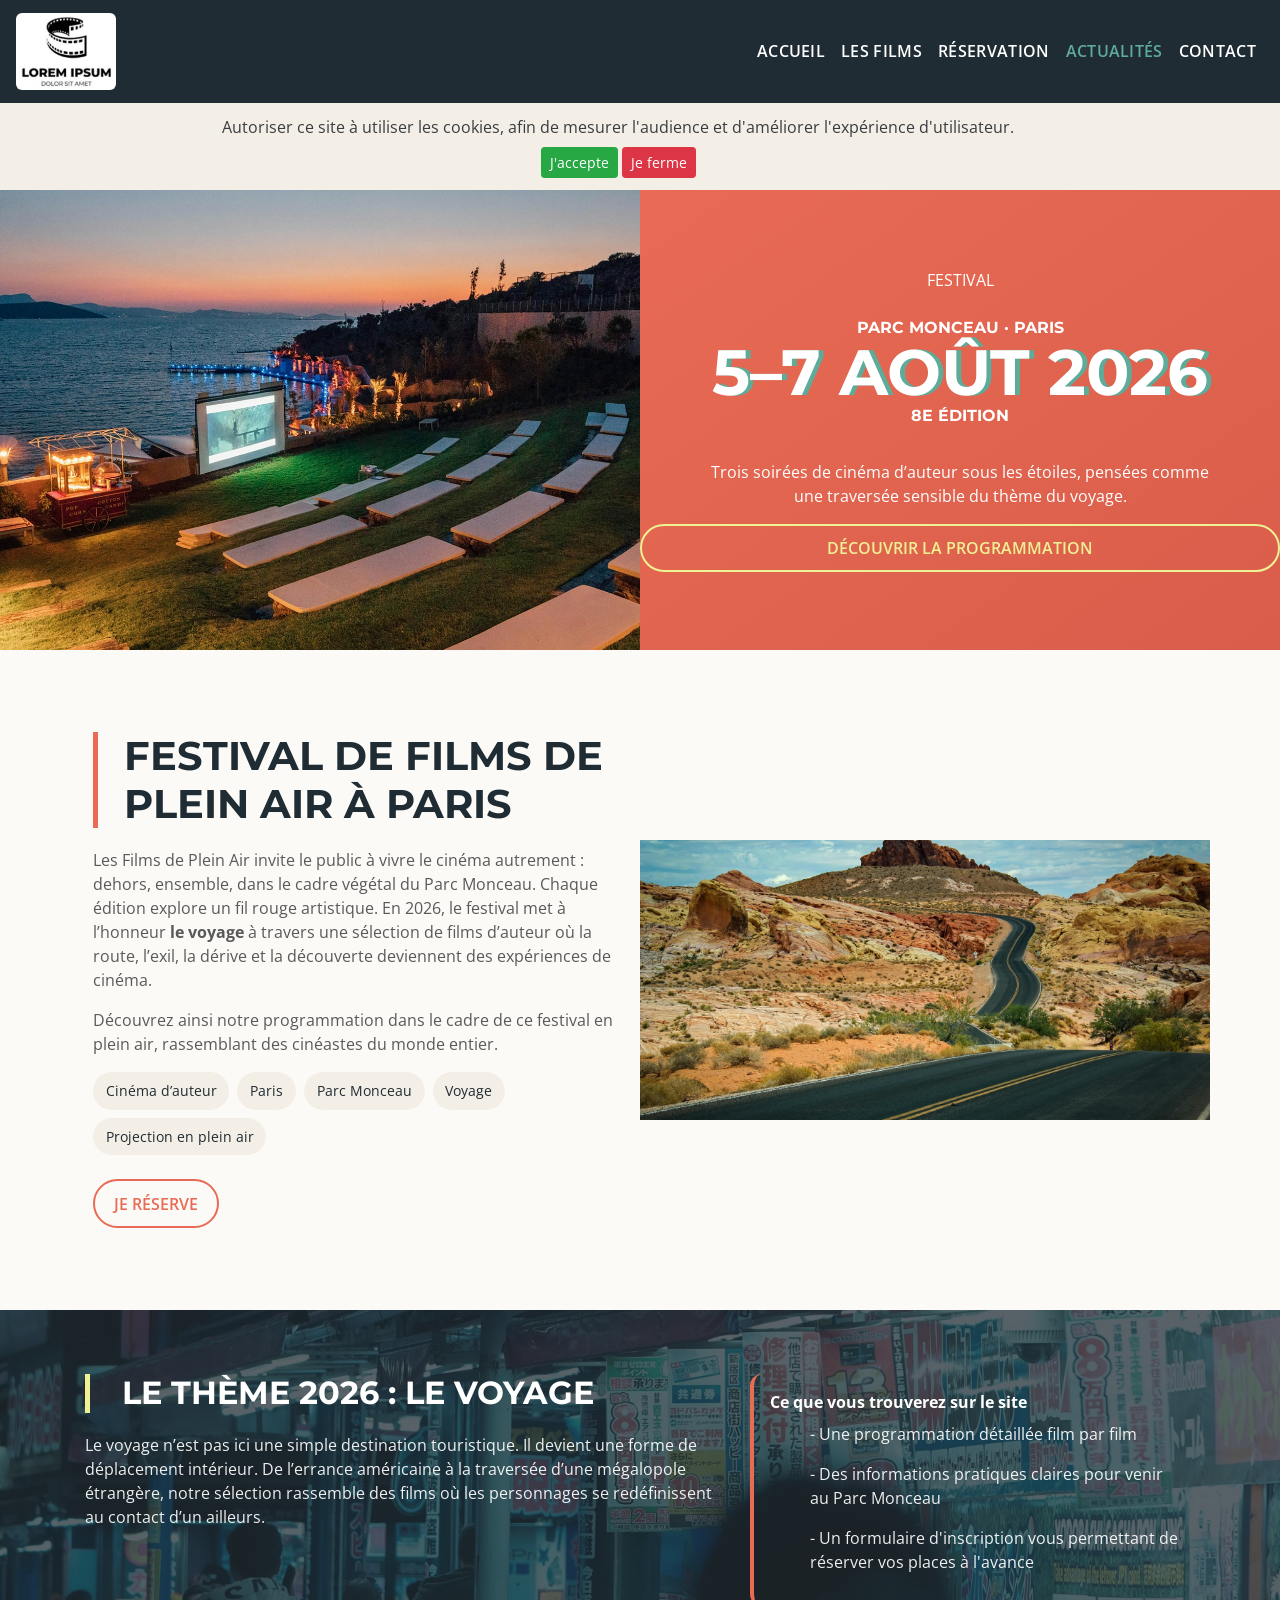
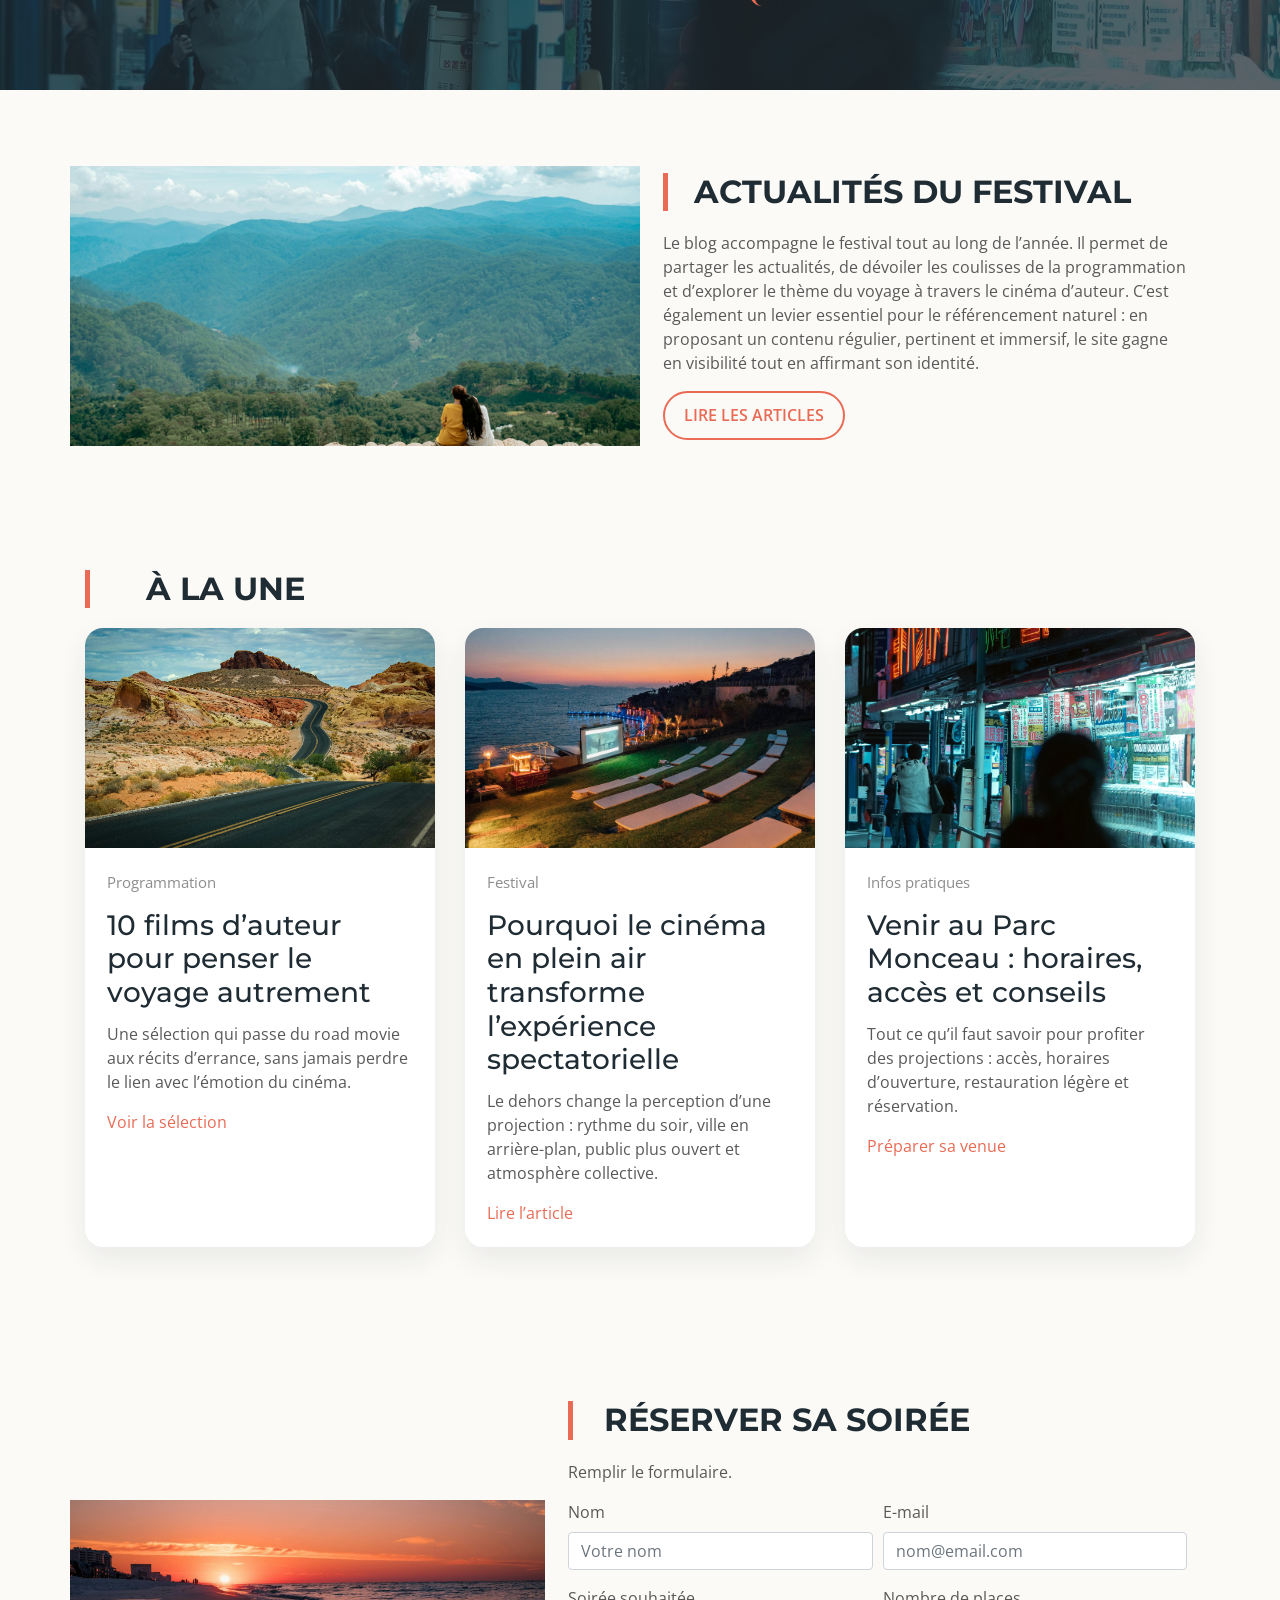
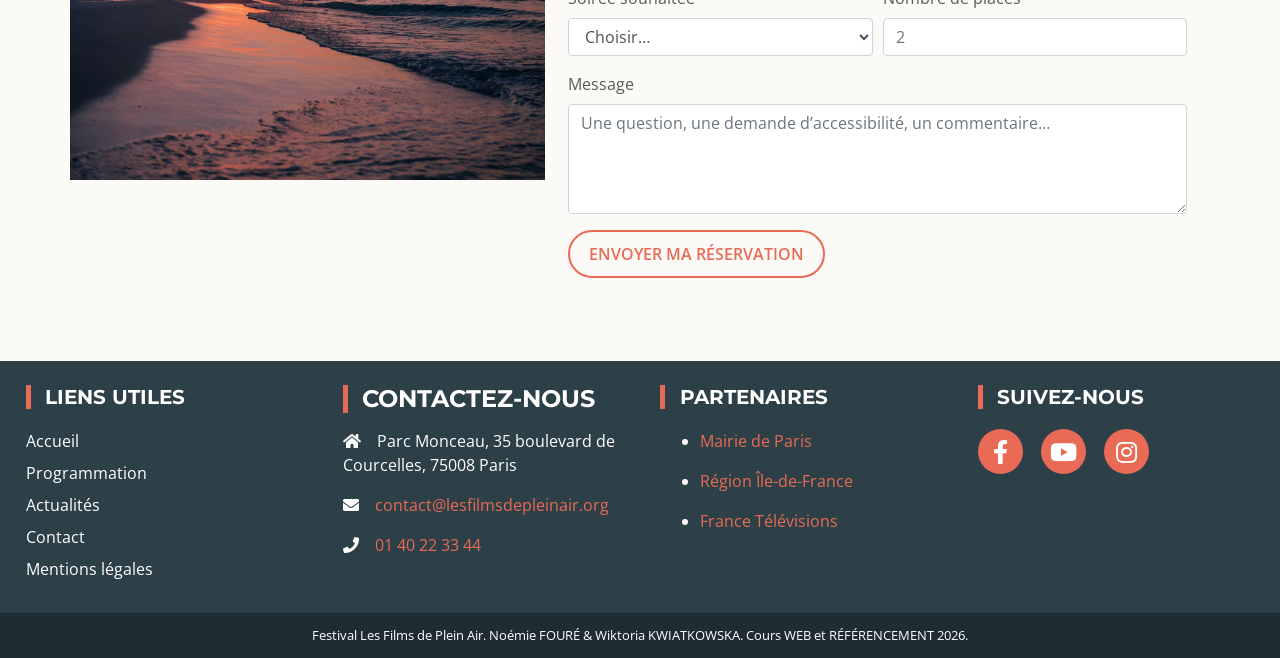
<file: index.html>
<!DOCTYPE html>
<html lang="fr">
    
<head>
  <title>Festival de films en plein air à Paris | Les Films de Plein Air</title>
  
  <meta name="google-site-verification" content="abki5ZfXhbXZEWsSVJSqI9DGNDSGe1HseayLxJADyic" />

    <!--Metatags-->
  <meta charset="utf-8">
  <meta name="viewport" content="width=device-width, initial-scale=1, shrink-to-fit=no">
  <meta name="description" content="Festival de films en plein air à Paris au Parc Monceau du 5 au 7 août 2026. Programmation autour du voyage, infos pratiques, actualités et réservation.">
  <meta name="keywords" content="festival cinéma plein air Paris, film d’auteur, festival du voyage, parc Monceau, projection en plein air">
  <meta name="robots" content="index,follow">
  
    <!--Open graph data--> 
  <link rel="canonical" href="https://www.lesfilmsdepleinair.org/index.html">
  <meta property="og:title" content="Festival de films en plein air à Paris | Les Films de Plein Air"/>
  <meta property="og:type" content="website"/>
  <meta property="og:url" content="https://www.lesfilmsdepleinair.org/index.html"/>
  <meta property="og:image" content="https://www.lesfilmsdepleinair.org/images/hero-cinema.jpg"/>
  <meta property="og:description" content="Festival de films en plein air à Paris au Parc Monceau du 5 au 7 août 2026. Programmation autour du voyage, infos pratiques, actualités et réservation."/>
  <meta name="twitter:card" content="summary_large_image">
  
    <!--fonts-->
  <link href="https://fonts.googleapis.com/css?family=Montserrat:400,700|Open+Sans:400,600,700" rel="stylesheet">
    
    <!--CSS-->
  <link rel="stylesheet" href="css/bootstrap.css">
    
    <!--<link rel="stylesheet" href="css/style.css">-->
  <link rel="stylesheet" href="css/stylescss.css">
  <link rel="stylesheet" href="webfonts/all.css">

    <!-- Google tag (gtag.js) --> 
  <script async src="https://www.googletagmanager.com/gtag/js?id=G-743M3LWB1Z">
  </script> 
  <script>
    window.dataLayer = window.dataLayer || [];
    function gtag(){dataLayer.push(arguments);}
    gtag('js', new Date()); 
    gtag('config', 'G-743M3LWB1Z'); 
  </script>
    
</head>

<body>
<!--00.header-->
<nav class="navbar sticky-top navbar-expand-lg navbar-dark maNav">
  <a class="navbar-brand" href="index.html" aria-label="Les Films de Plein Air - Accueil">
    <img src="images/logo.jpg" width="100" alt="Logo Les Films de Plein Air"/>
  </a>
  <button class="navbar-toggler" type="button" data-toggle="collapse" data-target="#navbarNavAltMarkup" aria-controls="navbarNavAltMarkup" aria-expanded="false" aria-label="Ouvrir le menu">
    <span class="navbar-toggler-icon"></span>
  </button>
  <div class="collapse navbar-collapse" id="navbarNavAltMarkup">
    <div class="navbar-nav ml-auto">
      <a class="nav-item nav-link " href="index.html">Accueil</a>
      <a class="nav-item nav-link " href="films.html">Les films</a>
      <a class="nav-item nav-link" href="index.html#booking">Réservation</a>
      <a class="nav-item nav-link active" href="blog.html">Actualités</a>
      <a class="nav-item nav-link " href="contact.html">Contact</a>
    </div>
  </div>
</nav>
<!--end header-->

<!--contenu-->
  <!--barre des cookies-->
<div class="alert alert-secondary alert-dismissible fade show text-center" role="alert">
  <p class="mb-2">Autoriser ce site à utiliser les cookies, afin de mesurer l'audience et d'améliorer l'expérience d'utilisateur.</p>
  <button type="button" class="btn btn-success btn-sm" data-dismiss="alert" aria-label="Accepter">J'accepte</button>
  <button type="button" class="btn btn-danger btn-sm" data-dismiss="alert" aria-label="Fermer">Je ferme</button>
</div>
  
  <!--partie 1-->
<section class="container-fluid welcome">
  <div class="container-fluid">
    <div class="row no-gutters">
      <aside class="col-lg-6" aria-label="Projection de cinéma en plein air"></aside>
      <article class="col-lg-6">
        <p class="mb-0">Festival</p>
        <div class="date">
          <span>Parc Monceau · Paris</span>
          <span class="textshadow">5–7 août 2026</span>
          <span>8e édition</span>
        </div>
        <p class="lead-intro">Trois soirées de cinéma d’auteur sous les étoiles, pensées comme une traversée sensible du thème du voyage.</p>
        <a href="films.html" class="btn btn-custom">Découvrir la programmation</a>
      </article>
    </div>
  </div>
</section>
  
  <!--partie 2-->  
<section class="container-fluid about py-5">
  <div class="container">
    <div class="row align-items-center">
      <article class="col-lg-6">
        <h1 id="about">Festival de films de plein air à Paris</h1>
        <p>Les Films de Plein Air invite le public à vivre le cinéma autrement : dehors, ensemble, dans le cadre végétal du Parc Monceau. Chaque édition explore un fil rouge artistique. En 2026, le festival met à l’honneur <strong>le voyage</strong> à travers une sélection de films d’auteur où la route, l’exil, la dérive et la découverte deviennent des expériences de cinéma.</p>
        <p>Découvrez ainsi notre programmation dans le cadre de ce festival en plein air, rassemblant des cinéastes du monde entier.</p>
        <div class="theme-badges mb-3">
          <span>Cinéma d’auteur</span><span>Paris</span><span>Parc Monceau</span><span>Voyage</span><span>Projection en plein air</span>
        </div>
        <a href="#booking" class="btn btn-custom">Je réserve</a>
      </article>
      <aside class="col-lg-6 order-first order-lg-2" aria-label="Route dans un paysage désertique"></aside>
    </div>
  </div>
</section>
  
  <!--partie 3--> 
<section class="container-fluid movie">
  <div class="overlay">
    <div class="container">
      <div class="row">
        <div class="col-lg-7">
          <h2>Le thème 2026 : le voyage</h2>
          <p>Le voyage n’est pas ici une simple destination touristique. Il devient une forme de déplacement intérieur. De l’errance américaine à la traversée d’une mégalopole étrangère, notre sélection rassemble des films où les personnages se redéfinissent au contact d’un ailleurs.</p>
        </div>
        	<div class="col-lg-5">
 				 <div class="schedule-box" style="color: white;">
    			<strong>Ce que vous trouverez sur le site</strong>
   				<ul class="mb-0 mt-2">
      			<p>- Une programmation détaillée film par film</p>
      			<p>- Des informations pratiques claires pour venir au Parc Monceau</p>
      			<p>- Un formulaire d'inscription vous permettant de réserver vos places à l'avance</p>
    			</ul>
  			</div>
		</div>
      </div>
    </div>
  </div>
</section>

	
  <!--partie 4--> 
<section class="container-fluid news py-5">
  <div class="container">
    <div class="row align-items-center">
      <aside class="col-lg-6" aria-label="Voyageurs face aux montagnes"></aside>
      <article class="col-lg-6">
        <h2>Actualités du festival</h2>
        <p>Le blog accompagne le festival tout au long de l’année. Il permet de partager les actualités, de dévoiler les coulisses de la programmation et d’explorer le thème du voyage à travers le cinéma d’auteur. C’est également un levier essentiel pour le référencement naturel : en proposant un contenu régulier, pertinent et immersif, le site gagne en visibilité tout en affirmant son identité.</p>
        <a href="blog.html" class="btn btn-custom">Lire les articles</a>
      </article>
    </div>
  </div>
</section>

  <!--partie 5--> 
<section class="container py-5">
  <h2>À la une</h2>
  <div class="row">
    <div class="col-lg-4 mb-4">
      <div class="post-card">
        <img src="images/road-desert.jpg" alt="Route au milieu du désert">
        <div class="card-body">
          <p class="meta">Programmation</p>
          <h3 class="card-title">10 films d’auteur pour penser le voyage autrement</h3>
          <p>Une sélection qui passe du road movie aux récits d’errance, sans jamais perdre le lien avec l’émotion du cinéma.</p>
          <a href="films.html">Voir la sélection</a>
        </div>
      </div>
    </div>
    <div class="col-lg-4 mb-4">
      <div class="post-card">
        <img src="images/hero-cinema.jpg" alt="Projection extérieure au bord de l'eau">
        <div class="card-body">
          <p class="meta">Festival</p>
          <h3 class="card-title">Pourquoi le cinéma en plein air transforme l’expérience spectatorielle</h3>
          <p>Le dehors change la perception d’une projection : rythme du soir, ville en arrière-plan, public plus ouvert et atmosphère collective.</p>
          <a href="article.html">Lire l’article</a>
        </div>
      </div>
    </div>
    <div class="col-lg-4 mb-4">
      <div class="post-card">
        <img src="images/tokyo-night.jpg" alt="Rue de Tokyo de nuit avec néons">
        <div class="card-body">
          <p class="meta">Infos pratiques</p>
          <h3 class="card-title">Venir au Parc Monceau : horaires, accès et conseils</h3>
          <p>Tout ce qu’il faut savoir pour profiter des projections : accès, horaires d’ouverture, restauration légère et réservation.</p>
          <a href="contact.html">Préparer sa venue</a>
        </div>
      </div>
    </div>
  </div>
</section>

  <!--partie 6--> 
<section class="container-fluid booking py-5" id="booking">
  <div class="container">
    <div class="row align-items-center">
      <aside class="col-lg-5" aria-label="Coucher de soleil sur la plage"></aside>
      <article class="col-lg-7">
        <h2>Réserver sa soirée</h2>
        <p>Remplir le formulaire.</p>
        <form class="needs-validation" novalidate data-demo="true">
          <div class="form-row">
            <div class="form-group col-md-6">
              <label for="nom">Nom</label>
              <input type="text" class="form-control" id="nom" required placeholder="Votre nom">
            </div>
            <div class="form-group col-md-6">
              <label for="email">E-mail</label>
              <input type="email" class="form-control" id="email" required placeholder="nom@email.com">
            </div>
          </div>
          <div class="form-row">
            <div class="form-group col-md-6">
              <label for="jour">Soirée souhaitée</label>
              <select class="form-control" id="jour" required>
                <option value="">Choisir…</option>
                <option>Mercredi 5 août</option>
                <option>Jeudi 6 août</option>
                <option>Vendredi 7 août</option>
              </select>
            </div>
            <div class="form-group col-md-6">
              <label for="places">Nombre de places</label>
              <input type="number" class="form-control" id="places" min="1" max="6" required placeholder="2">
            </div>
          </div>
          <div class="form-group">
            <label for="message">Message</label>
            <textarea class="form-control" id="message" rows="4" placeholder="Une question, une demande d’accessibilité, un commentaire…"></textarea>
          </div>
          <button type="submit" class="btn btn-custom">Envoyer ma réservation</button>
        </form>
      </article>
    </div>
  </div>
</section>
<script type="application/ld+json">
{
  "@context": "https://schema.org",
  "@type": "Event",
  "name": "Les Films de Plein Air 2026",
  "eventAttendanceMode": "https://schema.org/OfflineEventAttendanceMode",
  "eventStatus": "https://schema.org/EventScheduled",
  "startDate": "2026-08-05T18:00:00+02:00",
  "endDate": "2026-08-07T23:59:00+02:00",
  "image": ["https://www.lesfilmsdepleinair.org/images/hero-cinema.jpg"],
  "location": {
    "@type": "Place",
    "name": "Parc Monceau",
    "address": {
      "@type": "PostalAddress",
      "streetAddress": "35 boulevard de Courcelles",
      "postalCode": "75008",
      "addressLocality": "Paris",
      "addressCountry": "FR"
    }
  },
  "description": "Festival de films d’auteur en plein air à Paris autour du thème du voyage.",
  "organizer": {
    "@type": "Organization",
    "name": "Les Films de Plein Air"
  }
}
</script>

    
<!--07.footer-->
<footer class="container-fluid footer">
  <div class="container py-4">
    <div class="row">
      <div class="col-12 col-md-3">
        <h2>Liens utiles</h2>
        <div class="footerLinks">
          <a href="index.html">Accueil</a>
          <a href="films.html">Programmation</a>
          <a href="blog.html">Actualités</a>
          <a href="contact.html">Contact</a>
          <a href="mentions-legales.html">Mentions légales</a>
        </div>
      </div>
      <div class="col-12 col-md-3 address">
        <h2>Contactez-nous</h2>
        <div class="contactIcons mb-3">
          <p><span class="pr-3"><i class="fas fa-home"></i></span>Parc Monceau, 35 boulevard de Courcelles, 75008 Paris</p>
          <p><span class="pr-3"><i class="fas fa-envelope"></i></span><a href="mailto:contact@lesfilmsdepleinair.org">contact@lesfilmsdepleinair.org</a></p>
          <p><span class="pr-3"><i class="fas fa-phone"></i></span><a href="tel:+33140223344">01 40 22 33 44</a></p>
        </div>
      </div>
      <div class="col-12 col-md-3 partenaire">
        <h2>Partenaires</h2>
        <div class="contactIcons mb-3">
          <ul>
            <li><a href="https://www.paris.fr/" target="_blank" rel="noopener">Mairie de Paris</a></li>
            <li><a href="https://www.iledefrance.fr/" target="_blank" rel="noopener">Région Île-de-France</a></li>
            <li><a href="https://www.francetelevisions.fr/" target="_blank" rel="noopener">France Télévisions</a></li>
          </ul>
        </div>
      </div>
      <div class="col-12 col-md-3 social">
        <h2>Suivez-nous</h2>
        <div class="socialicons">
          <a href="https://www.facebook.com/" aria-label="Facebook" target="_blank" rel="noopener"><i class="fab fa-facebook-f"></i></a>
          <a href="https://www.youtube.com/" aria-label="YouTube" target="_blank" rel="noopener"><i class="fab fa-youtube"></i></a>
          <a href="https://www.instagram.com/" aria-label="Instagram" target="_blank" rel="noopener"><i class="fab fa-instagram"></i></a>
        </div>
      </div>
    </div>
  </div>
  <div class="socketBkg">
    <div class="socket text-center">
      <p>Festival Les Films de Plein Air. Noémie FOURÉ & Wiktoria KWIATKOWSKA. Cours WEB et RÉFÉRENCEMENT 2026.</p>
    </div>
  </div>    
</footer>
<!--end footer-->
    
<!--Scroll to top button-->    
<button onclick="topFunction()" id="myBtn" title="Retour en haut"><i class="fas fa-chevron-up"></i></button>
<!--End Scroll to top button-->

<!-- Optional JavaScript -->
	<!-- jQuery first, then Popper.js, then Bootstrap JS -->    
<script src="https://ajax.googleapis.com/ajax/libs/jquery/3.3.1/jquery.min.js"></script>
<script src="https://cdnjs.cloudflare.com/ajax/libs/popper.js/1.12.9/umd/popper.min.js" integrity="sha384-ApNbgh9B+Y1QKtv3Rn7W3mgPxhU9K/ScQsAP7hUibX39j7fakFPskvXusvfa0b4Q" crossorigin="anonymous"></script>
<script src="https://maxcdn.bootstrapcdn.com/bootstrap/4.0.0/js/bootstrap.min.js" integrity="sha384-JZR6Spejh4U02d8jOt6vLEHfe/JQGiRRSQQxSfFWpi1MquVdAyjUar5+76PVCmYl" crossorigin="anonymous"></script>
<script>

window.onscroll = function () {
  const btn = document.getElementById('myBtn');
  if (!btn) return;
  if (document.body.scrollTop > 200 || document.documentElement.scrollTop > 200) {
    btn.style.display = 'block';
  } else {
    btn.style.display = 'none';
  }
};

function topFunction() {
  window.scrollTo({ top: 0, behavior: 'smooth' });
}

document.addEventListener('DOMContentLoaded', function () {
  const forms = document.querySelectorAll('.needs-validation');
  Array.from(forms).forEach(function (form) {
    form.addEventListener('submit', function (event) {
      if (!form.checkValidity()) {
        event.preventDefault();
        event.stopPropagation();
      } else if (form.dataset.demo === 'true') {
        event.preventDefault();
        alert('Merci !');
      }
      form.classList.add('was-validated');
    }, false);
  });
});

</script>
</body></html>
</file>
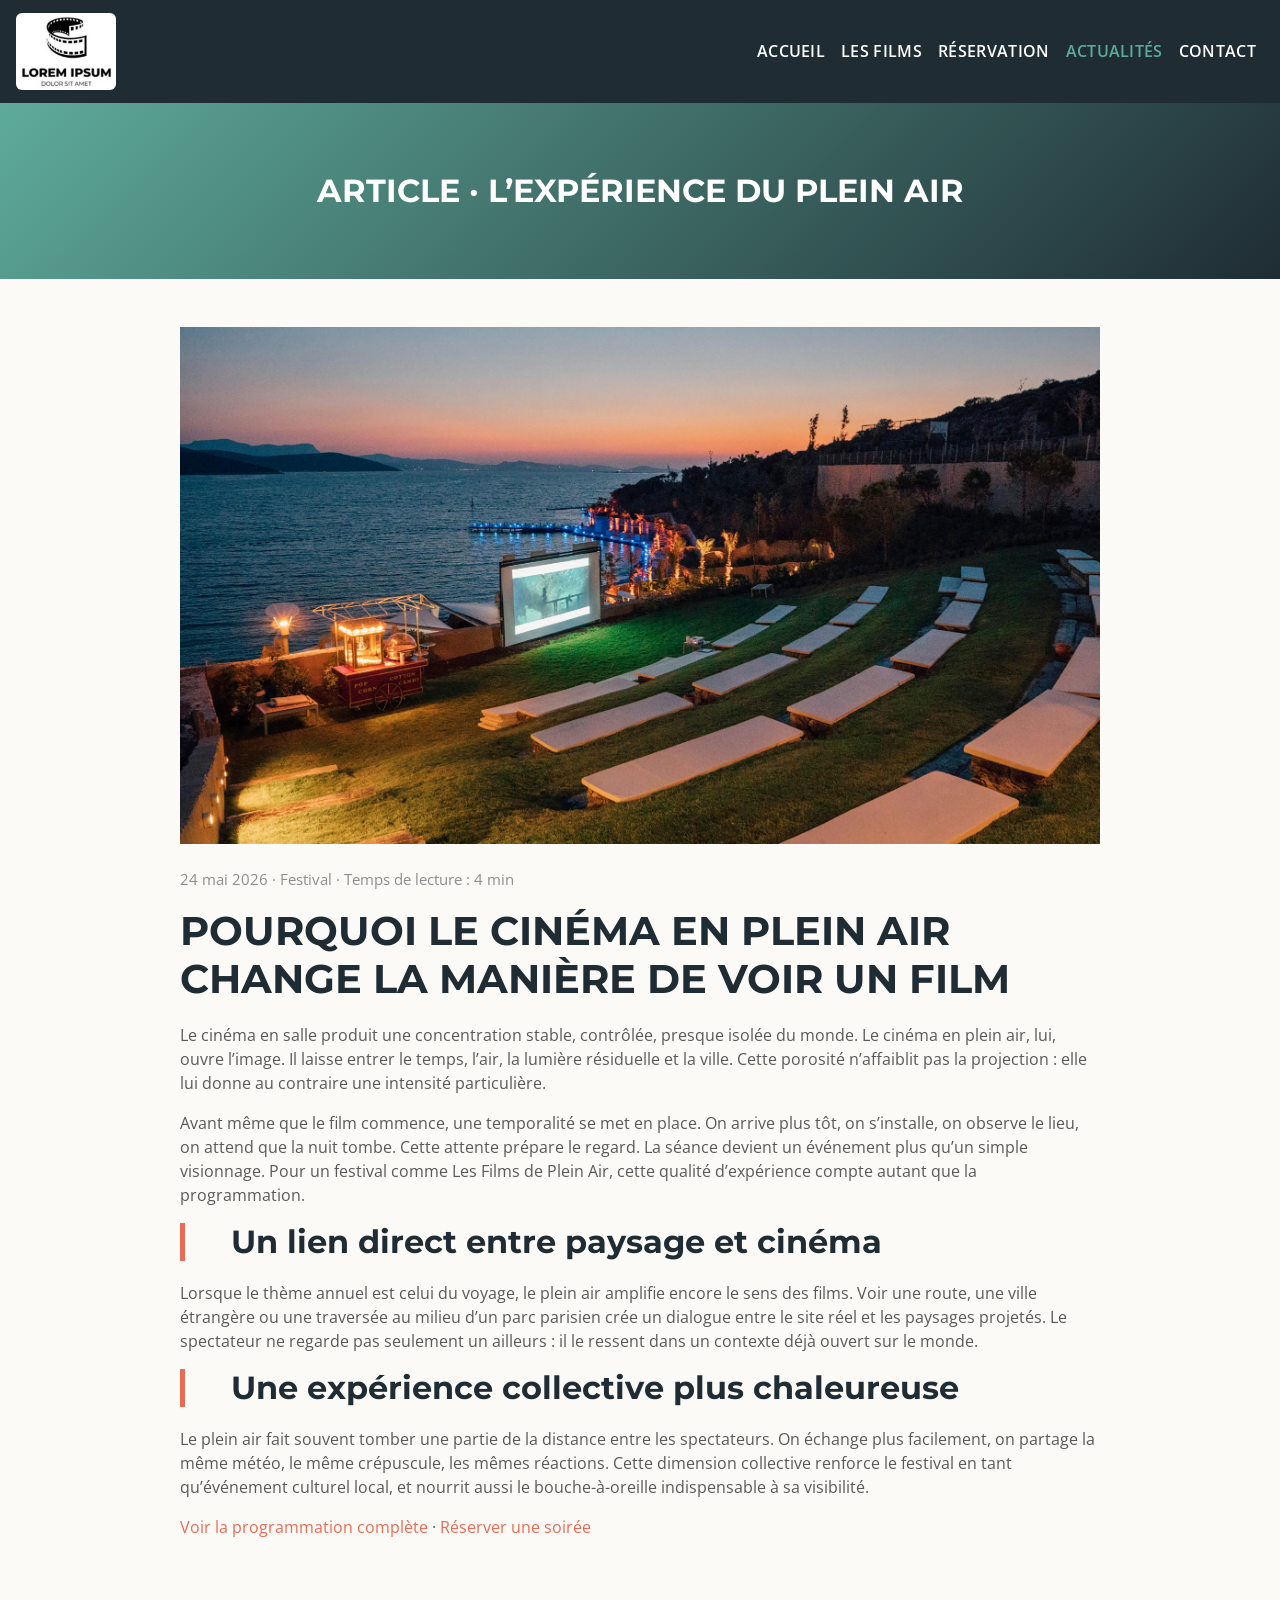
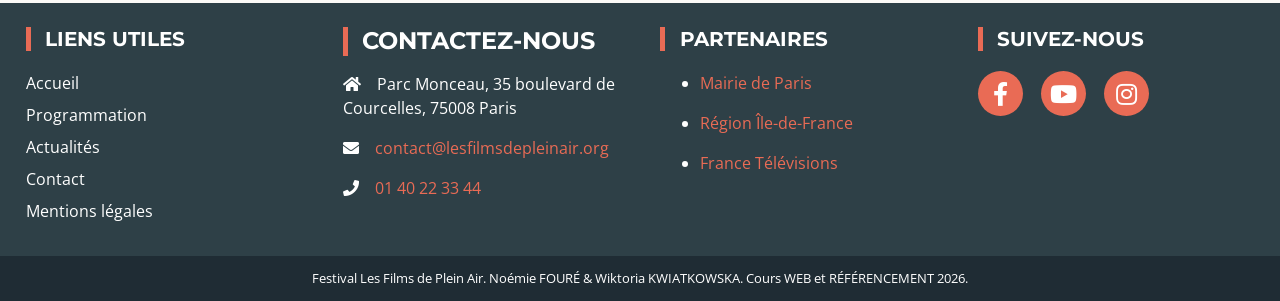
<file: article.html>
<!DOCTYPE html>
<html lang="fr">
    
<head>
    <title>Pourquoi le cinéma en plein air change la séance | Les Films de Plein Air</title>
    
    <!--Metatags-->
  <meta charset="utf-8">
  <meta name="viewport" content="width=device-width, initial-scale=1, shrink-to-fit=no">
  <meta name="description" content="Article sur l’expérience du cinéma en plein air : ambiance, relation au paysage, dimension collective et lien avec le thème du voyage.">
  <meta name="keywords" content="festival cinéma plein air Paris, film d’auteur, festival du voyage, parc Monceau, projection en plein air">
  <meta name="robots" content="index,follow">
    
    <!--Open graph data-->
  <link rel="canonical" href="https://www.lesfilmsdepleinair.org/article.html">
  <meta property="og:title" content="Pourquoi le cinéma en plein air change la séance | Les Films de Plein Air"/>
  <meta property="og:type" content="website"/>
  <meta property="og:url" content="https://www.lesfilmsdepleinair.org/article.html"/>
  <meta property="og:image" content="https://www.lesfilmsdepleinair.org/images/hero-cinema.jpg"/>
  <meta property="og:description" content="Article sur l’expérience du cinéma en plein air : ambiance, relation au paysage, dimension collective et lien avec le voyage."/>
  <meta name="twitter:card" content="summary_large_image">
    
    <!--fonts-->
  <link href="https://fonts.googleapis.com/css?family=Montserrat:400,700|Open+Sans:400,600,700" rel="stylesheet">
    
    <!--CSS-->
  <link rel="stylesheet" href="css/bootstrap.css">
    
    <!--<link rel="stylesheet" href="css/style.css">-->
  <link rel="stylesheet" href="css/stylescss.css">
  <link rel="stylesheet" href="webfonts/all.css">

    <!-- Google tag (gtag.js) --> 
  <script async src="https://www.googletagmanager.com/gtag/js?id=G-743M3LWB1Z">
  </script> 
  <script>
    window.dataLayer = window.dataLayer || [];
    function gtag(){dataLayer.push(arguments);}
    gtag('js', new Date()); 
    gtag('config', 'G-743M3LWB1Z'); 
  </script>
    
</head>
    
<body>
<!--00.header-->
<nav class="navbar sticky-top navbar-expand-lg navbar-dark maNav">
  <a class="navbar-brand" href="index.html" aria-label="Les Films de Plein Air - Accueil">
    <img src="images/logo.jpg" width="100" alt="Logo Les Films de Plein Air"/>
  </a>
  <button class="navbar-toggler" type="button" data-toggle="collapse" data-target="#navbarNavAltMarkup" aria-controls="navbarNavAltMarkup" aria-expanded="false" aria-label="Ouvrir le menu">
    <span class="navbar-toggler-icon"></span>
  </button>
  <div class="collapse navbar-collapse" id="navbarNavAltMarkup">
    <div class="navbar-nav ml-auto">
      <a class="nav-item nav-link " href="index.html">Accueil</a>
      <a class="nav-item nav-link " href="films.html">Les films</a>
      <a class="nav-item nav-link" href="index.html#booking">Réservation</a>
      <a class="nav-item nav-link active" href="blog.html">Actualités</a>
      <a class="nav-item nav-link " href="contact.html">Contact</a>
    </div>
  </div>
</nav>
<!--end header-->

<!--Map-->
<div class="jumbotron text-center"><span>Article · L’expérience du plein air</span></div>
<section class="container article py-5">
  <div class="row">
    <div class="col-lg-10 mx-auto">
      <div class="firstImg mb-4"><img src="images/hero-cinema.jpg" class="img-fluid w-100" alt="Cinéma en plein air face à la mer"></div>
      <p class="infoBlog">24 mai 2026 · Festival · Temps de lecture : 4 min</p>
      <h1 style="border-left:none; padding-left:0;">Pourquoi le cinéma en plein air change la manière de voir un film</h1>
      <p>Le cinéma en salle produit une concentration stable, contrôlée, presque isolée du monde. Le cinéma en plein air, lui, ouvre l’image. Il laisse entrer le temps, l’air, la lumière résiduelle et la ville. Cette porosité n’affaiblit pas la projection : elle lui donne au contraire une intensité particulière.</p>
      <p>Avant même que le film commence, une temporalité se met en place. On arrive plus tôt, on s’installe, on observe le lieu, on attend que la nuit tombe. Cette attente prépare le regard. La séance devient un événement plus qu’un simple visionnage. Pour un festival comme Les Films de Plein Air, cette qualité d’expérience compte autant que la programmation.</p>
      <h2 style="text-transform:none;">Un lien direct entre paysage et cinéma</h2>
      <p>Lorsque le thème annuel est celui du voyage, le plein air amplifie encore le sens des films. Voir une route, une ville étrangère ou une traversée au milieu d’un parc parisien crée un dialogue entre le site réel et les paysages projetés. Le spectateur ne regarde pas seulement un ailleurs : il le ressent dans un contexte déjà ouvert sur le monde.</p>
      <h2 style="text-transform:none;">Une expérience collective plus chaleureuse</h2>
      <p>Le plein air fait souvent tomber une partie de la distance entre les spectateurs. On échange plus facilement, on partage la même météo, le même crépuscule, les mêmes réactions. Cette dimension collective renforce le festival en tant qu’événement culturel local, et nourrit aussi le bouche-à-oreille indispensable à sa visibilité.</p>
      <p><a href="films.html">Voir la programmation complète</a> · <a href="index.html#booking">Réserver une soirée</a></p>
    </div>
  </div>
</section>
    
<!--07.footer-->
<footer class="container-fluid footer">
  <div class="container py-4">
    <div class="row">
      <div class="col-12 col-md-3">
        <h2>Liens utiles</h2>
        <div class="footerLinks">
          <a href="index.html">Accueil</a>
          <a href="films.html">Programmation</a>
          <a href="blog.html">Actualités</a>
          <a href="contact.html">Contact</a>
          <a href="mentions-legales.html">Mentions légales</a>
        </div>
      </div>
      <div class="col-12 col-md-3 address">
        <h2>Contactez-nous</h2>
        <div class="contactIcons mb-3">
          <p><span class="pr-3"><i class="fas fa-home"></i></span>Parc Monceau, 35 boulevard de Courcelles, 75008 Paris</p>
          <p><span class="pr-3"><i class="fas fa-envelope"></i></span><a href="mailto:contact@lesfilmsdepleinair.org">contact@lesfilmsdepleinair.org</a></p>
          <p><span class="pr-3"><i class="fas fa-phone"></i></span><a href="tel:+33140223344">01 40 22 33 44</a></p>
        </div>
      </div>
      <div class="col-12 col-md-3 partenaire">
        <h2>Partenaires</h2>
        <div class="contactIcons mb-3">
          <ul>
            <li><a href="https://www.paris.fr/" target="_blank" rel="noopener">Mairie de Paris</a></li>
            <li><a href="https://www.iledefrance.fr/" target="_blank" rel="noopener">Région Île-de-France</a></li>
            <li><a href="https://www.francetelevisions.fr/" target="_blank" rel="noopener">France Télévisions</a></li>
          </ul>
        </div>
      </div>
      <div class="col-12 col-md-3 social">
        <h2>Suivez-nous</h2>
        <div class="socialicons">
          <a href="https://www.facebook.com/" aria-label="Facebook" target="_blank" rel="noopener"><i class="fab fa-facebook-f"></i></a>
          <a href="https://www.youtube.com/" aria-label="YouTube" target="_blank" rel="noopener"><i class="fab fa-youtube"></i></a>
          <a href="https://www.instagram.com/" aria-label="Instagram" target="_blank" rel="noopener"><i class="fab fa-instagram"></i></a>
        </div>
      </div>
    </div>
  </div>
  <div class="socketBkg">
    <div class="socket text-center">
      <p>Festival Les Films de Plein Air. Noémie FOURÉ & Wiktoria KWIATKOWSKA. Cours WEB et RÉFÉRENCEMENT 2026.</p>
    </div>
  </div>    
</footer>
<!--end footer-->
    
<!--Scroll to top button-->    
<button onclick="topFunction()" id="myBtn" title="Retour en haut"><i class="fas fa-chevron-up"></i></button>
<!--End Scroll to top button-->

<!-- Optional JavaScript -->
	<!-- jQuery first, then Popper.js, then Bootstrap JS -->    
<script src="https://ajax.googleapis.com/ajax/libs/jquery/3.3.1/jquery.min.js"></script>
<script src="https://cdnjs.cloudflare.com/ajax/libs/popper.js/1.12.9/umd/popper.min.js" integrity="sha384-ApNbgh9B+Y1QKtv3Rn7W3mgPxhU9K/ScQsAP7hUibX39j7fakFPskvXusvfa0b4Q" crossorigin="anonymous"></script>
<script src="https://maxcdn.bootstrapcdn.com/bootstrap/4.0.0/js/bootstrap.min.js" integrity="sha384-JZR6Spejh4U02d8jOt6vLEHfe/JQGiRRSQQxSfFWpi1MquVdAyjUar5+76PVCmYl" crossorigin="anonymous"></script>
<script>

window.onscroll = function () {
  const btn = document.getElementById('myBtn');
  if (!btn) return;
  if (document.body.scrollTop > 200 || document.documentElement.scrollTop > 200) {
    btn.style.display = 'block';
  } else {
    btn.style.display = 'none';
  }
};

function topFunction() {
  window.scrollTo({ top: 0, behavior: 'smooth' });
}

document.addEventListener('DOMContentLoaded', function () {
  const forms = document.querySelectorAll('.needs-validation');
  Array.from(forms).forEach(function (form) {
    form.addEventListener('submit', function (event) {
      if (!form.checkValidity()) {
        event.preventDefault();
        event.stopPropagation();
      } else if (form.dataset.demo === 'true') {
        event.preventDefault();
        alert('Merci !');
      }
      form.classList.add('was-validated');
    }, false);
  });
});

</script>
</body></html>
</file>
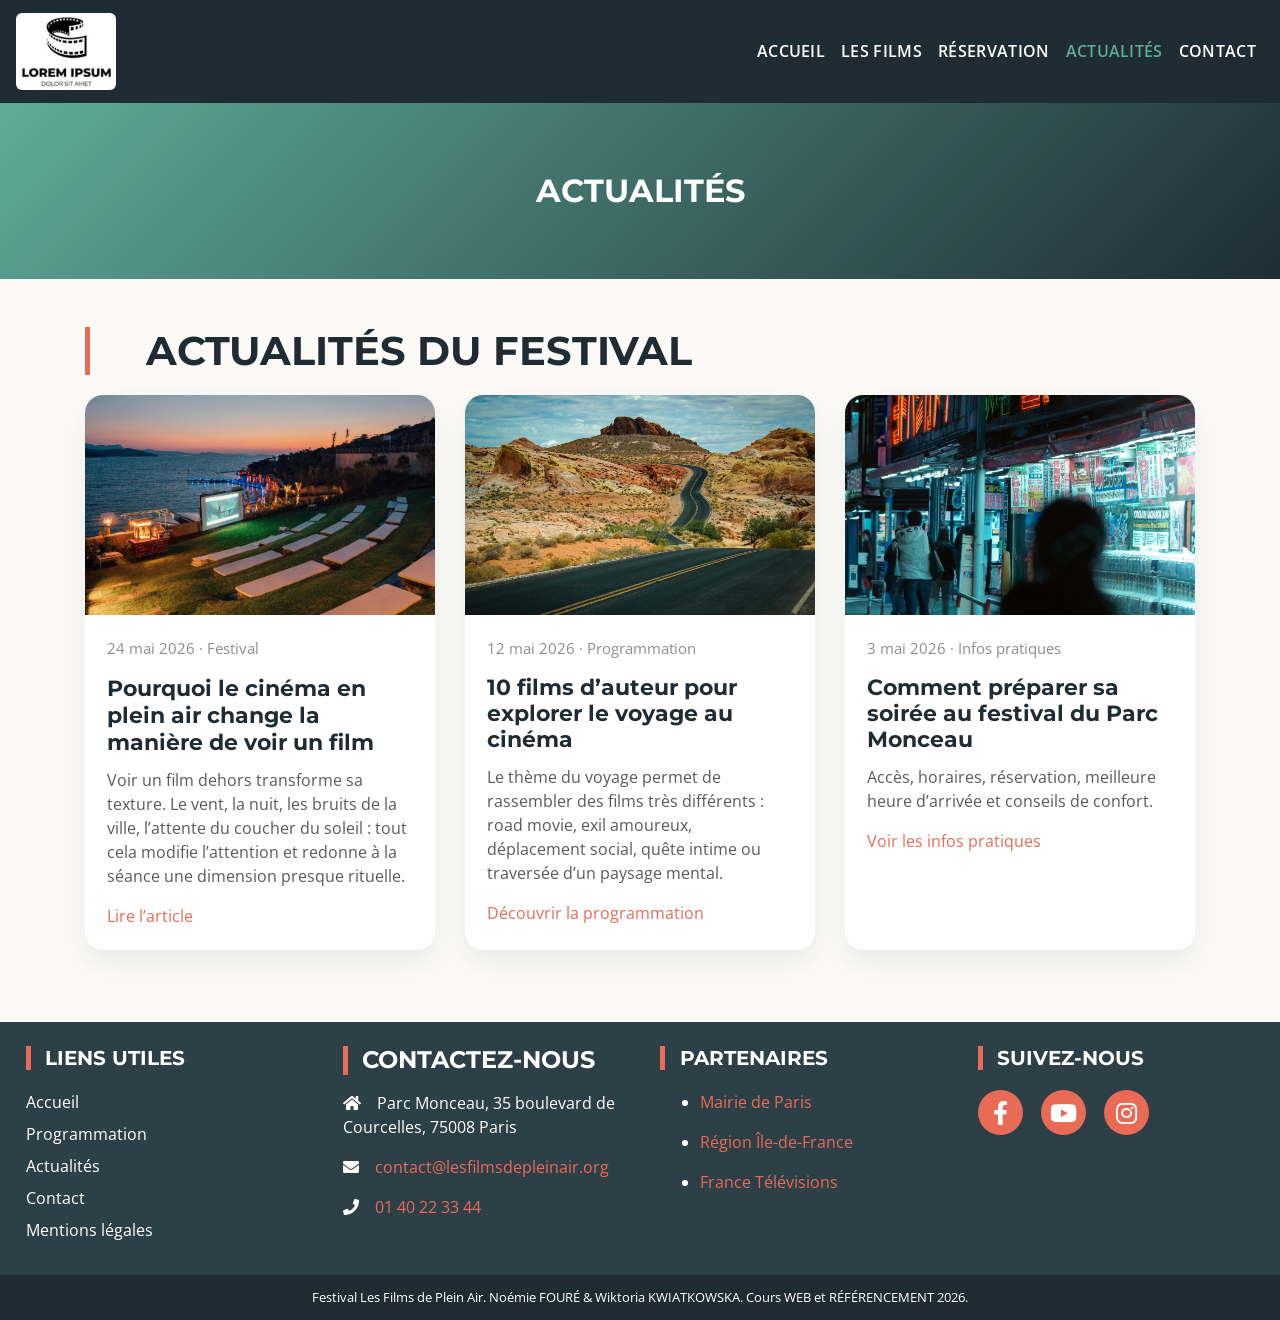
<file: blog.html>
<!DOCTYPE html>
<html lang="fr">
    
<head>
  <title>Actualités cinéma et festival | Les Films de Plein Air</title>
    
    <!--Metatags-->
  <meta charset="utf-8">
  <meta name="viewport" content="width=device-width, initial-scale=1, shrink-to-fit=no">
  <meta name="description" content="Articles, conseils et actualités autour du festival de films en plein air à Paris : programmation, voyage, expérience spectatorielle et infos pratiques.">
  <meta name="keywords" content="festival cinéma plein air Paris, film d’auteur, festival du voyage, parc Monceau, projection en plein air">
  <meta name="robots" content="index,follow">
    
    <!--Open graph data-->
  <link rel="canonical" href="https://www.lesfilmsdepleinair.org/blog.html">
  <meta property="og:title" content="Actualités cinéma et festival | Les Films de Plein Air"/>
  <meta property="og:type" content="website"/>
  <meta property="og:url" content="https://www.lesfilmsdepleinair.org/blog.html"/>
  <meta property="og:image" content="https://www.lesfilmsdepleinair.org/images/mountain-couple.jpg"/>
  <meta property="og:description" content="Articles, conseils et actualités autour du festival de films en plein air à Paris : programmation, voyage, expérience spectatorielle et infos pratiques."/>
  <meta name="twitter:card" content="summary_large_image">
    
    <!--fonts-->
  <link href="https://fonts.googleapis.com/css?family=Montserrat:400,700|Open+Sans:400,600,700" rel="stylesheet">
    
    <!--CSS-->
  <link rel="stylesheet" href="css/bootstrap.css">
    
    <!--<link rel="stylesheet" href="css/style.css">-->
  <link rel="stylesheet" href="css/stylescss.css">
  <link rel="stylesheet" href="webfonts/all.css">

    <!-- Google tag (gtag.js) --> 
  <script async src="https://www.googletagmanager.com/gtag/js?id=G-743M3LWB1Z">
  </script> 
  <script>
    window.dataLayer = window.dataLayer || [];
    function gtag(){dataLayer.push(arguments);}
    gtag('js', new Date()); 
    gtag('config', 'G-743M3LWB1Z'); 
  </script>
    
</head>
    
<body>
<!--00.header-->
<nav class="navbar sticky-top navbar-expand-lg navbar-dark maNav">
  <a class="navbar-brand" href="index.html" aria-label="Les Films de Plein Air - Accueil">
    <img src="images/logo.jpg" width="100" alt="Logo Les Films de Plein Air"/>
  </a>
  <button class="navbar-toggler" type="button" data-toggle="collapse" data-target="#navbarNavAltMarkup" aria-controls="navbarNavAltMarkup" aria-expanded="false" aria-label="Ouvrir le menu">
    <span class="navbar-toggler-icon"></span>
  </button>
  <div class="collapse navbar-collapse" id="navbarNavAltMarkup">
    <div class="navbar-nav ml-auto">
      <a class="nav-item nav-link " href="index.html">Accueil</a>
      <a class="nav-item nav-link " href="films.html">Les films</a>
      <a class="nav-item nav-link" href="index.html#booking">Réservation</a>
      <a class="nav-item nav-link active" href="blog.html">Actualités</a>
      <a class="nav-item nav-link " href="contact.html">Contact</a>
    </div>
  </div>
</nav>
<!--end header-->

<!--Blog-->
<div class="jumbotron text-center"><span>Actualités</span></div>
<section class="container py-5">
  <h1>Actualités du festival</h1>

  <div class="row">
    <div class="col-lg-4 mb-4">
      <div class="post-card h-100">
        <img src="images/hero-cinema.jpg" alt="Projection extérieure de cinéma de nuit">
        <div class="card-body">
          <p class="meta">24 mai 2026 · Festival</p>
          <h2 class="card-title" style="font-size:1.4rem; border-left:none; padding-left:0; text-transform:none;">Pourquoi le cinéma en plein air change la manière de voir un film</h2>
          <p>Voir un film dehors transforme sa texture. Le vent, la nuit, les bruits de la ville, l’attente du coucher du soleil : tout cela modifie l’attention et redonne à la séance une dimension presque rituelle.</p>
          <a href="article.html">Lire l’article</a>
        </div>
      </div>
    </div>
    <div class="col-lg-4 mb-4">
      <div class="post-card h-100">
        <img src="images/road-desert.jpg" alt="Route traversant un désert rocheux">
        <div class="card-body">
          <p class="meta">12 mai 2026 · Programmation</p>
          <h2 class="card-title" style="font-size:1.35rem; border-left:none; padding-left:0; text-transform:none;">10 films d’auteur pour explorer le voyage au cinéma</h2>
          <p>Le thème du voyage permet de rassembler des films très différents : road movie, exil amoureux, déplacement social, quête intime ou traversée d’un paysage mental.</p>
          <a href="films.html">Découvrir la programmation</a>
        </div>
      </div>
    </div>
    <div class="col-lg-4 mb-4">
      <div class="post-card h-100">
        <img src="images/tokyo-night.jpg" alt="Façades lumineuses dans une rue de Tokyo">
        <div class="card-body">
          <p class="meta">3 mai 2026 · Infos pratiques</p>
          <h2 class="card-title" style="font-size:1.35rem; border-left:none; padding-left:0; text-transform:none;">Comment préparer sa soirée au festival du Parc Monceau</h2>
          <p>Accès, horaires, réservation, meilleure heure d’arrivée et conseils de confort.</p>
          <a href="contact.html">Voir les infos pratiques</a>
        </div>
      </div>
    </div>
  </div>
</section>

    
<!--07.footer-->
<footer class="container-fluid footer">
  <div class="container py-4">
    <div class="row">
      <div class="col-12 col-md-3">
        <h2>Liens utiles</h2>
        <div class="footerLinks">
          <a href="index.html">Accueil</a>
          <a href="films.html">Programmation</a>
          <a href="blog.html">Actualités</a>
          <a href="contact.html">Contact</a>
          <a href="mentions-legales.html">Mentions légales</a>
        </div>
      </div>
      <div class="col-12 col-md-3 address">
        <h2>Contactez-nous</h2>
        <div class="contactIcons mb-3">
          <p><span class="pr-3"><i class="fas fa-home"></i></span>Parc Monceau, 35 boulevard de Courcelles, 75008 Paris</p>
          <p><span class="pr-3"><i class="fas fa-envelope"></i></span><a href="mailto:contact@lesfilmsdepleinair.org">contact@lesfilmsdepleinair.org</a></p>
          <p><span class="pr-3"><i class="fas fa-phone"></i></span><a href="tel:+33140223344">01 40 22 33 44</a></p>
        </div>
      </div>
      <div class="col-12 col-md-3 partenaire">
        <h2>Partenaires</h2>
        <div class="contactIcons mb-3">
          <ul>
            <li><a href="https://www.paris.fr/" target="_blank" rel="noopener">Mairie de Paris</a></li>
            <li><a href="https://www.iledefrance.fr/" target="_blank" rel="noopener">Région Île-de-France</a></li>
            <li><a href="https://www.francetelevisions.fr/" target="_blank" rel="noopener">France Télévisions</a></li>
          </ul>
        </div>
      </div>
      <div class="col-12 col-md-3 social">
        <h2>Suivez-nous</h2>
        <div class="socialicons">
          <a href="https://www.facebook.com/" aria-label="Facebook" target="_blank" rel="noopener"><i class="fab fa-facebook-f"></i></a>
          <a href="https://www.youtube.com/" aria-label="YouTube" target="_blank" rel="noopener"><i class="fab fa-youtube"></i></a>
          <a href="https://www.instagram.com/" aria-label="Instagram" target="_blank" rel="noopener"><i class="fab fa-instagram"></i></a>
        </div>
      </div>
    </div>
  </div>
  <div class="socketBkg">
    <div class="socket text-center">
      <p>Festival Les Films de Plein Air. Noémie FOURÉ & Wiktoria KWIATKOWSKA. Cours WEB et RÉFÉRENCEMENT 2026.</p>
    </div>
  </div>    
</footer>
<!--end footer-->
    
<!--Scroll to top button-->    
<button onclick="topFunction()" id="myBtn" title="Retour en haut"><i class="fas fa-chevron-up"></i></button>
<!--End Scroll to top button-->

<!-- Optional JavaScript -->
	<!-- jQuery first, then Popper.js, then Bootstrap JS -->    
<script src="https://ajax.googleapis.com/ajax/libs/jquery/3.3.1/jquery.min.js"></script>
<script src="https://cdnjs.cloudflare.com/ajax/libs/popper.js/1.12.9/umd/popper.min.js" integrity="sha384-ApNbgh9B+Y1QKtv3Rn7W3mgPxhU9K/ScQsAP7hUibX39j7fakFPskvXusvfa0b4Q" crossorigin="anonymous"></script>
<script src="https://maxcdn.bootstrapcdn.com/bootstrap/4.0.0/js/bootstrap.min.js" integrity="sha384-JZR6Spejh4U02d8jOt6vLEHfe/JQGiRRSQQxSfFWpi1MquVdAyjUar5+76PVCmYl" crossorigin="anonymous"></script>
<script>

window.onscroll = function () {
  const btn = document.getElementById('myBtn');
  if (!btn) return;
  if (document.body.scrollTop > 200 || document.documentElement.scrollTop > 200) {
    btn.style.display = 'block';
  } else {
    btn.style.display = 'none';
  }
};

function topFunction() {
  window.scrollTo({ top: 0, behavior: 'smooth' });
}

document.addEventListener('DOMContentLoaded', function () {
  const forms = document.querySelectorAll('.needs-validation');
  Array.from(forms).forEach(function (form) {
    form.addEventListener('submit', function (event) {
      if (!form.checkValidity()) {
        event.preventDefault();
        event.stopPropagation();
      } else if (form.dataset.demo === 'true') {
        event.preventDefault();
        alert('Merci !');
      }
      form.classList.add('was-validated');
    }, false);
  });
});

</script>
</body></html>
</file>
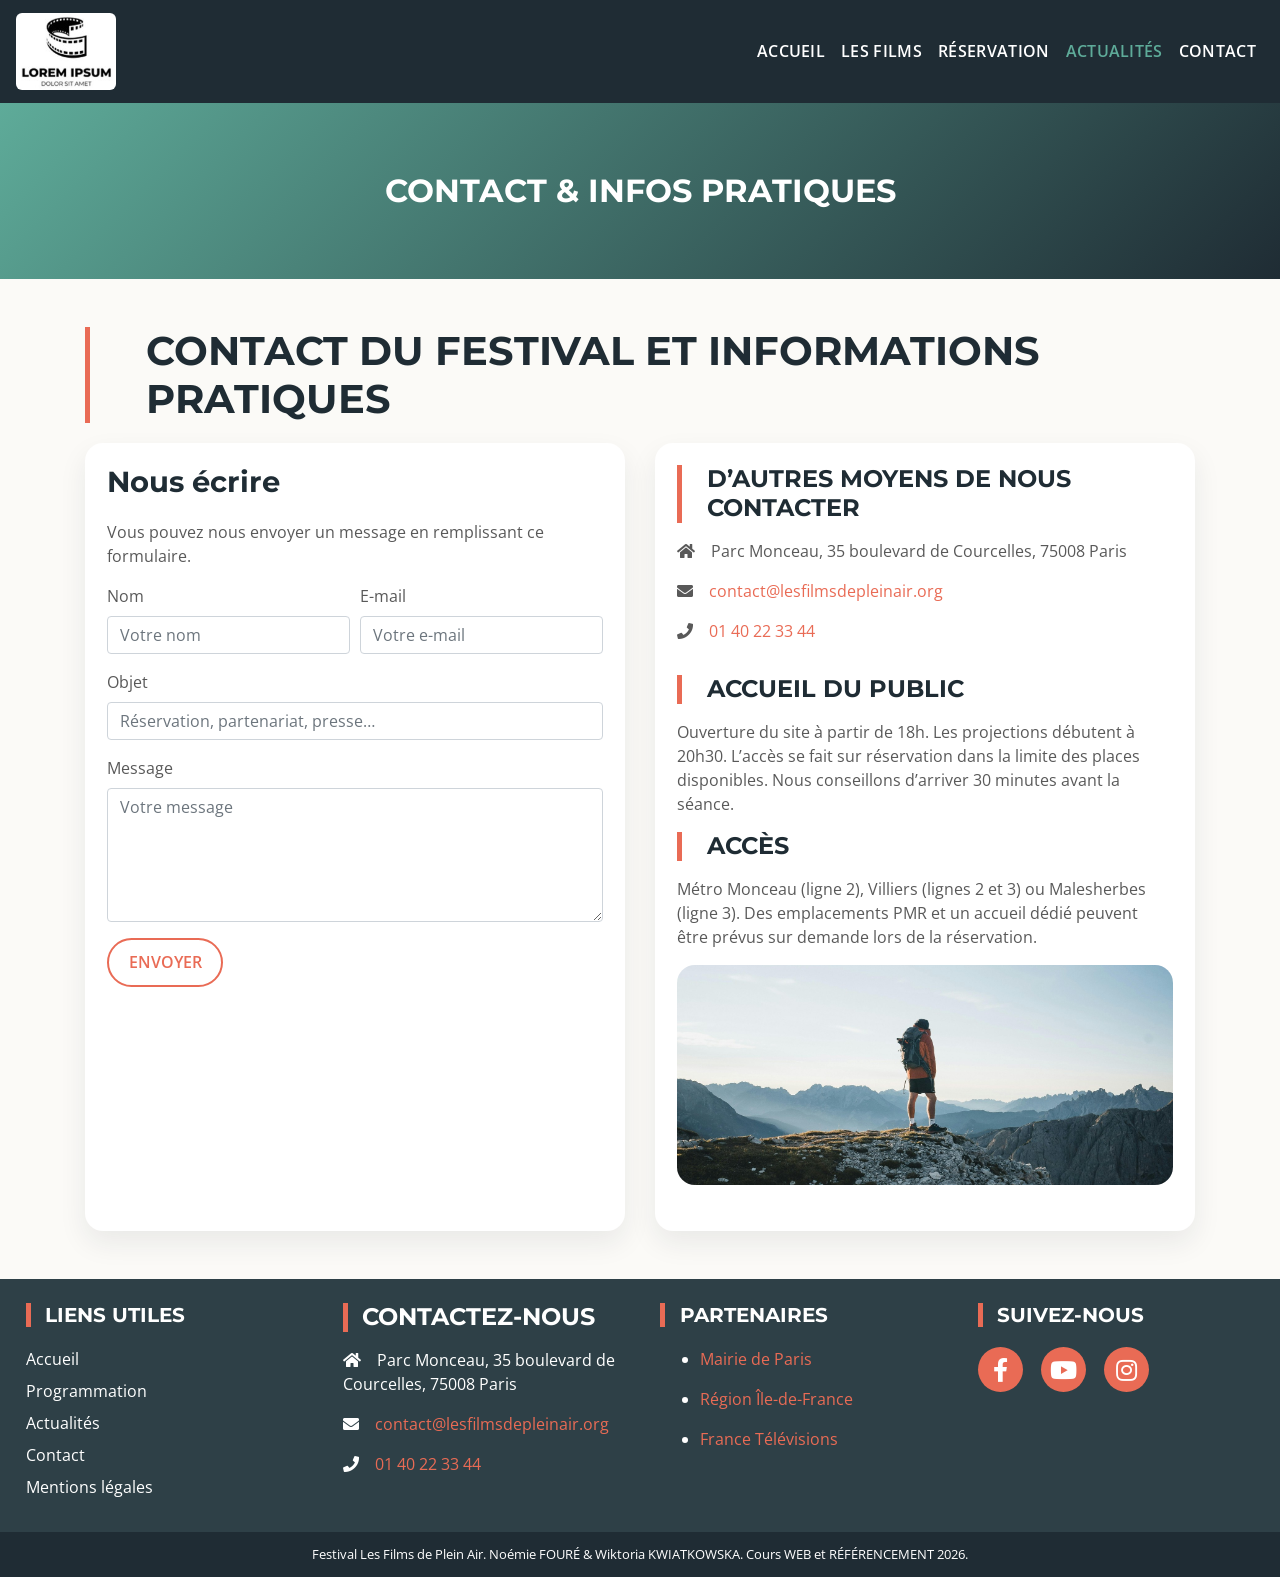
<file: contact.html>
<!DOCTYPE html>
<html lang="fr">
    
<head>
  <title>Contact, accès et réservation | Les Films de Plein Air</title>
    
    <!--Metatags-->
  <meta charset="utf-8">
  <meta name="viewport" content="width=device-width, initial-scale=1, shrink-to-fit=no">
  <meta name="description" content="Contactez le festival Les Films de Plein Air, préparez votre venue au Parc Monceau et retrouvez les informations pratiques pour la réservation.">
  <meta name="keywords" content="festival cinéma plein air Paris, film d’auteur, festival du voyage, parc Monceau, projection en plein air">
  <meta name="robots" content="index,follow">

    <!--Open graph data--> 
  <link rel="canonical" href="https://www.lesfilmsdepleinair.org/contact.html">
  <meta property="og:title" content="Contact, accès et réservation | Les Films de Plein Air"/>
  <meta property="og:type" content="website"/>
  <meta property="og:url" content="https://www.lesfilmsdepleinair.org/contact.html"/>
  <meta property="og:image" content="https://www.lesfilmsdepleinair.org/images/tokyo-night.jpg"/>
  <meta property="og:description" content="Contactez le festival Les Films de Plein Air, préparez votre venue au Parc Monceau et retrouvez les informations pratiques pour la réservation."/>
  <meta name="twitter:card" content="summary_large_image">
    
    <!--fonts-->
  <link href="https://fonts.googleapis.com/css?family=Montserrat:400,700|Open+Sans:400,600,700" rel="stylesheet">
    
    <!--CSS-->
  <link rel="stylesheet" href="css/bootstrap.css">
    
    <!--<link rel="stylesheet" href="css/style.css">-->
  <link rel="stylesheet" href="css/stylescss.css">
  <link rel="stylesheet" href="webfonts/all.css">

    <!-- Google tag (gtag.js) --> 
  <script async src="https://www.googletagmanager.com/gtag/js?id=G-743M3LWB1Z">
  </script> 
  <script>
    window.dataLayer = window.dataLayer || [];
    function gtag(){dataLayer.push(arguments);}
    gtag('js', new Date()); 
    gtag('config', 'G-743M3LWB1Z'); 
  </script>
    
</head>

<body>
<!--00.header-->
<nav class="navbar sticky-top navbar-expand-lg navbar-dark maNav">
  <a class="navbar-brand" href="index.html" aria-label="Les Films de Plein Air - Accueil">
    <img src="images/logo.jpg" width="100" alt="Logo Les Films de Plein Air"/>
  </a>
  <button class="navbar-toggler" type="button" data-toggle="collapse" data-target="#navbarNavAltMarkup" aria-controls="navbarNavAltMarkup" aria-expanded="false" aria-label="Ouvrir le menu">
    <span class="navbar-toggler-icon"></span>
  </button>
  <div class="collapse navbar-collapse" id="navbarNavAltMarkup">
    <div class="navbar-nav ml-auto">
      <a class="nav-item nav-link " href="index.html">Accueil</a>
      <a class="nav-item nav-link " href="films.html">Les films</a>
      <a class="nav-item nav-link" href="index.html#booking">Réservation</a>
      <a class="nav-item nav-link active" href="blog.html">Actualités</a>
      <a class="nav-item nav-link " href="contact.html">Contact</a>
    </div>
  </div>
</nav>
<!--end header-->

<!--contenu contact-->
<div class="jumbotron text-center"><span>Contact & infos pratiques</span></div>
<section class="container-fluid contactPage py-5">
  <div class="container">
    <h1>Contact du festival et informations pratiques</h1>
      
    <div class="row">
      <div class="col-sm-12 col-md-6">
        <div class="cardForm contact-card">
          <div class="card-body">
            <h2 style="font-size:1.8rem; border-left:none; padding-left:0; text-transform:none;">Nous écrire</h2>
            <p>Vous pouvez nous envoyer un message en remplissant ce formulaire.</p>
            <form class="needs-validation" novalidate data-demo="true">
              <div class="form-row">
                <div class="form-group col-md-6">
                  <label for="contactNom">Nom</label>
                  <input type="text" class="form-control" id="contactNom" required placeholder="Votre nom">
                </div>
                <div class="form-group col-md-6">
                  <label for="contactMail">E-mail</label>
                  <input type="email" class="form-control" id="contactMail" required placeholder="Votre e-mail">
                </div>
              </div>
              <div class="form-group">
                <label for="objet">Objet</label>
                <input type="text" class="form-control" id="objet" required placeholder="Réservation, partenariat, presse…">
              </div>
              <div class="form-group">
                <label for="messageContact">Message</label>
                <textarea class="form-control" id="messageContact" rows="5" required placeholder="Votre message"></textarea>
              </div>
              <button type="submit" class="btn btn-custom">Envoyer</button>
            </form>
          </div>
        </div>
      </div>
      <div class="col-sm-12 col-md-6 address">
        <div class="contact-card mb-4">
          <div class="card-body">
            <h2>D’autres moyens de nous contacter</h2>
            <div class="contactIcons mb-3">
              <p><span class="pr-3"><i class="fas fa-home"></i></span>Parc Monceau, 35 boulevard de Courcelles, 75008 Paris</p>
              <p><span class="pr-3"><i class="fas fa-envelope"></i></span><a href="mailto:contact@lesfilmsdepleinair.org">contact@lesfilmsdepleinair.org</a></p>
              <p><span class="pr-3"><i class="fas fa-phone"></i></span><a href="tel:+33140223344">01 40 22 33 44</a></p>
            </div>
            <h2>Accueil du public</h2>
            <p>Ouverture du site à partir de 18h. Les projections débutent à 20h30. L’accès se fait sur réservation dans la limite des places disponibles. Nous conseillons d’arriver 30 minutes avant la séance.</p>
            <h2>Accès</h2>
            <p>Métro Monceau (ligne 2), Villiers (lignes 2 et 3) ou Malesherbes (ligne 3). Des emplacements PMR et un accueil dédié peuvent être prévus sur demande lors de la réservation.</p>
            <div class="banContact"><img src="images/BanContact.jpg" alt="Voyageur face à la montagne"></div>
          </div>
        </div>
      </div>
    </div>
  </div>
</section>

<!--07.footer-->
<footer class="container-fluid footer">
  <div class="container py-4">
    <div class="row">
      <div class="col-12 col-md-3">
        <h2>Liens utiles</h2>
        <div class="footerLinks">
          <a href="index.html">Accueil</a>
          <a href="films.html">Programmation</a>
          <a href="blog.html">Actualités</a>
          <a href="contact.html">Contact</a>
          <a href="mentions-legales.html">Mentions légales</a>
        </div>
      </div>
      <div class="col-12 col-md-3 address">
        <h2>Contactez-nous</h2>
        <div class="contactIcons mb-3">
          <p><span class="pr-3"><i class="fas fa-home"></i></span>Parc Monceau, 35 boulevard de Courcelles, 75008 Paris</p>
          <p><span class="pr-3"><i class="fas fa-envelope"></i></span><a href="mailto:contact@lesfilmsdepleinair.org">contact@lesfilmsdepleinair.org</a></p>
          <p><span class="pr-3"><i class="fas fa-phone"></i></span><a href="tel:+33140223344">01 40 22 33 44</a></p>
        </div>
      </div>
      <div class="col-12 col-md-3 partenaire">
        <h2>Partenaires</h2>
        <div class="contactIcons mb-3">
          <ul>
            <li><a href="https://www.paris.fr/" target="_blank" rel="noopener">Mairie de Paris</a></li>
            <li><a href="https://www.iledefrance.fr/" target="_blank" rel="noopener">Région Île-de-France</a></li>
            <li><a href="https://www.francetelevisions.fr/" target="_blank" rel="noopener">France Télévisions</a></li>
          </ul>
        </div>
      </div>
      <div class="col-12 col-md-3 social">
        <h2>Suivez-nous</h2>
        <div class="socialicons">
          <a href="https://www.facebook.com/" aria-label="Facebook" target="_blank" rel="noopener"><i class="fab fa-facebook-f"></i></a>
          <a href="https://www.youtube.com/" aria-label="YouTube" target="_blank" rel="noopener"><i class="fab fa-youtube"></i></a>
          <a href="https://www.instagram.com/" aria-label="Instagram" target="_blank" rel="noopener"><i class="fab fa-instagram"></i></a>
        </div>
      </div>
    </div>
  </div>
  <div class="socketBkg">
    <div class="socket text-center">
      <p>Festival Les Films de Plein Air. Noémie FOURÉ & Wiktoria KWIATKOWSKA. Cours WEB et RÉFÉRENCEMENT 2026.</p>
    </div>
  </div>    
</footer>
<!--end footer-->
    
<!--Scroll to top button-->    
<button onclick="topFunction()" id="myBtn" title="Retour en haut"><i class="fas fa-chevron-up"></i></button>
<!--End Scroll to top button-->

<!-- Optional JavaScript -->
	<!-- jQuery first, then Popper.js, then Bootstrap JS -->    
<script src="https://ajax.googleapis.com/ajax/libs/jquery/3.3.1/jquery.min.js"></script>
<script src="https://cdnjs.cloudflare.com/ajax/libs/popper.js/1.12.9/umd/popper.min.js" integrity="sha384-ApNbgh9B+Y1QKtv3Rn7W3mgPxhU9K/ScQsAP7hUibX39j7fakFPskvXusvfa0b4Q" crossorigin="anonymous"></script>
<script src="https://maxcdn.bootstrapcdn.com/bootstrap/4.0.0/js/bootstrap.min.js" integrity="sha384-JZR6Spejh4U02d8jOt6vLEHfe/JQGiRRSQQxSfFWpi1MquVdAyjUar5+76PVCmYl" crossorigin="anonymous"></script>
<script>

window.onscroll = function () {
  const btn = document.getElementById('myBtn');
  if (!btn) return;
  if (document.body.scrollTop > 200 || document.documentElement.scrollTop > 200) {
    btn.style.display = 'block';
  } else {
    btn.style.display = 'none';
  }
};

function topFunction() {
  window.scrollTo({ top: 0, behavior: 'smooth' });
}

document.addEventListener('DOMContentLoaded', function () {
  const forms = document.querySelectorAll('.needs-validation');
  Array.from(forms).forEach(function (form) {
    form.addEventListener('submit', function (event) {
      if (!form.checkValidity()) {
        event.preventDefault();
        event.stopPropagation();
      } else if (form.dataset.demo === 'true') {
        event.preventDefault();
        alert('Merci !');
      }
      form.classList.add('was-validated');
    }, false);
  });
});
</file>
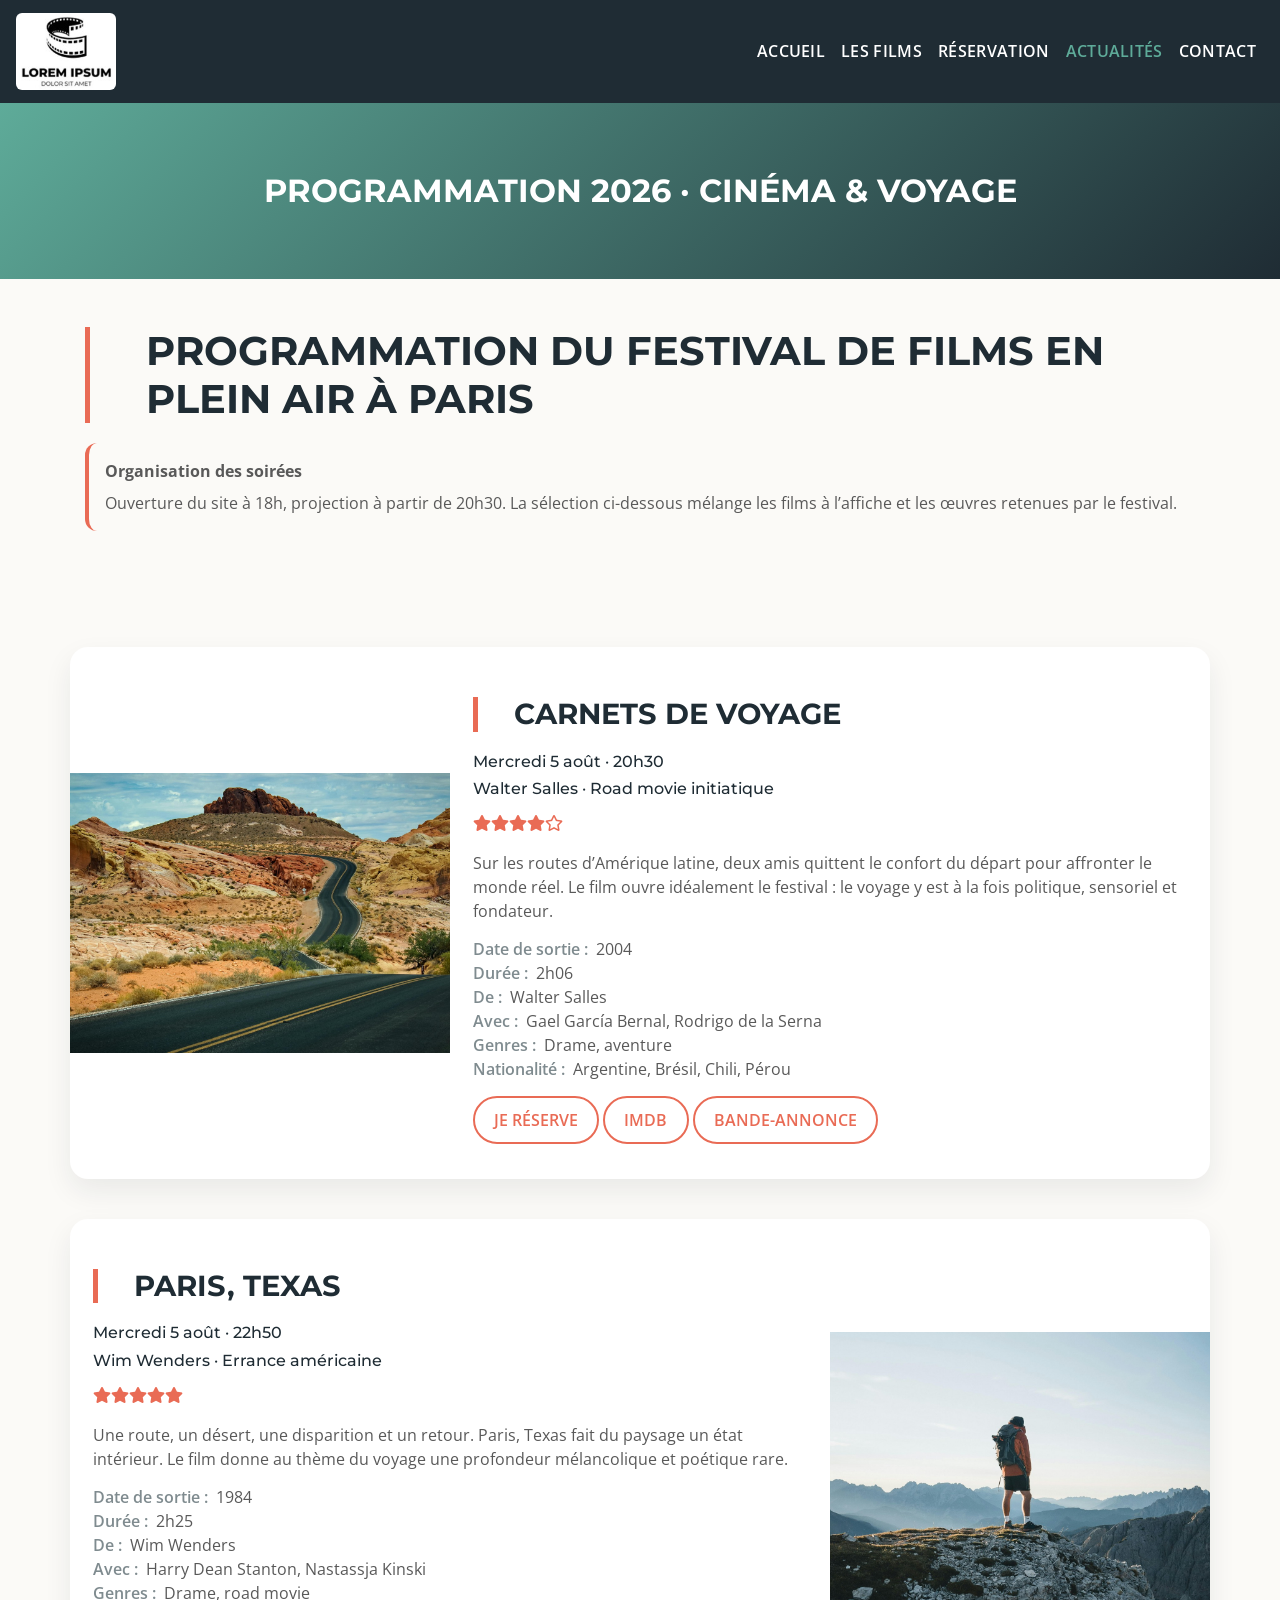
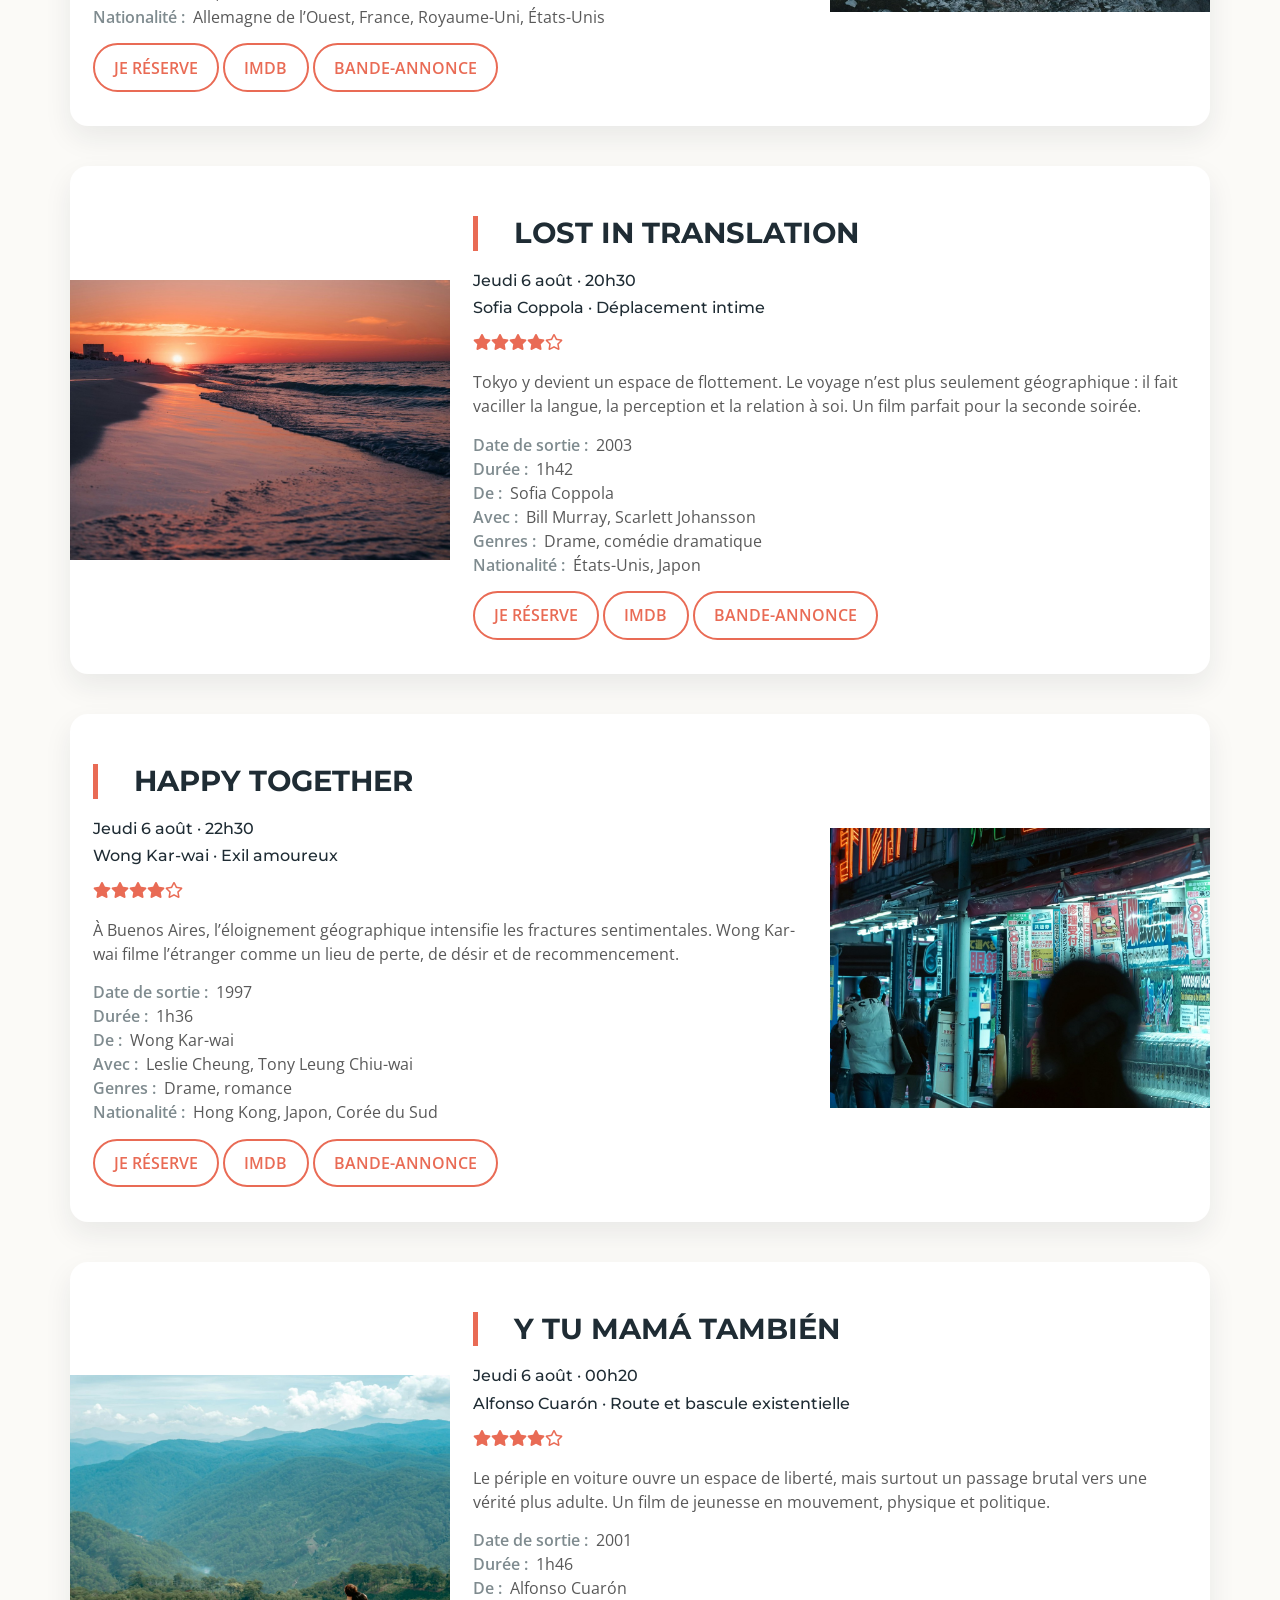
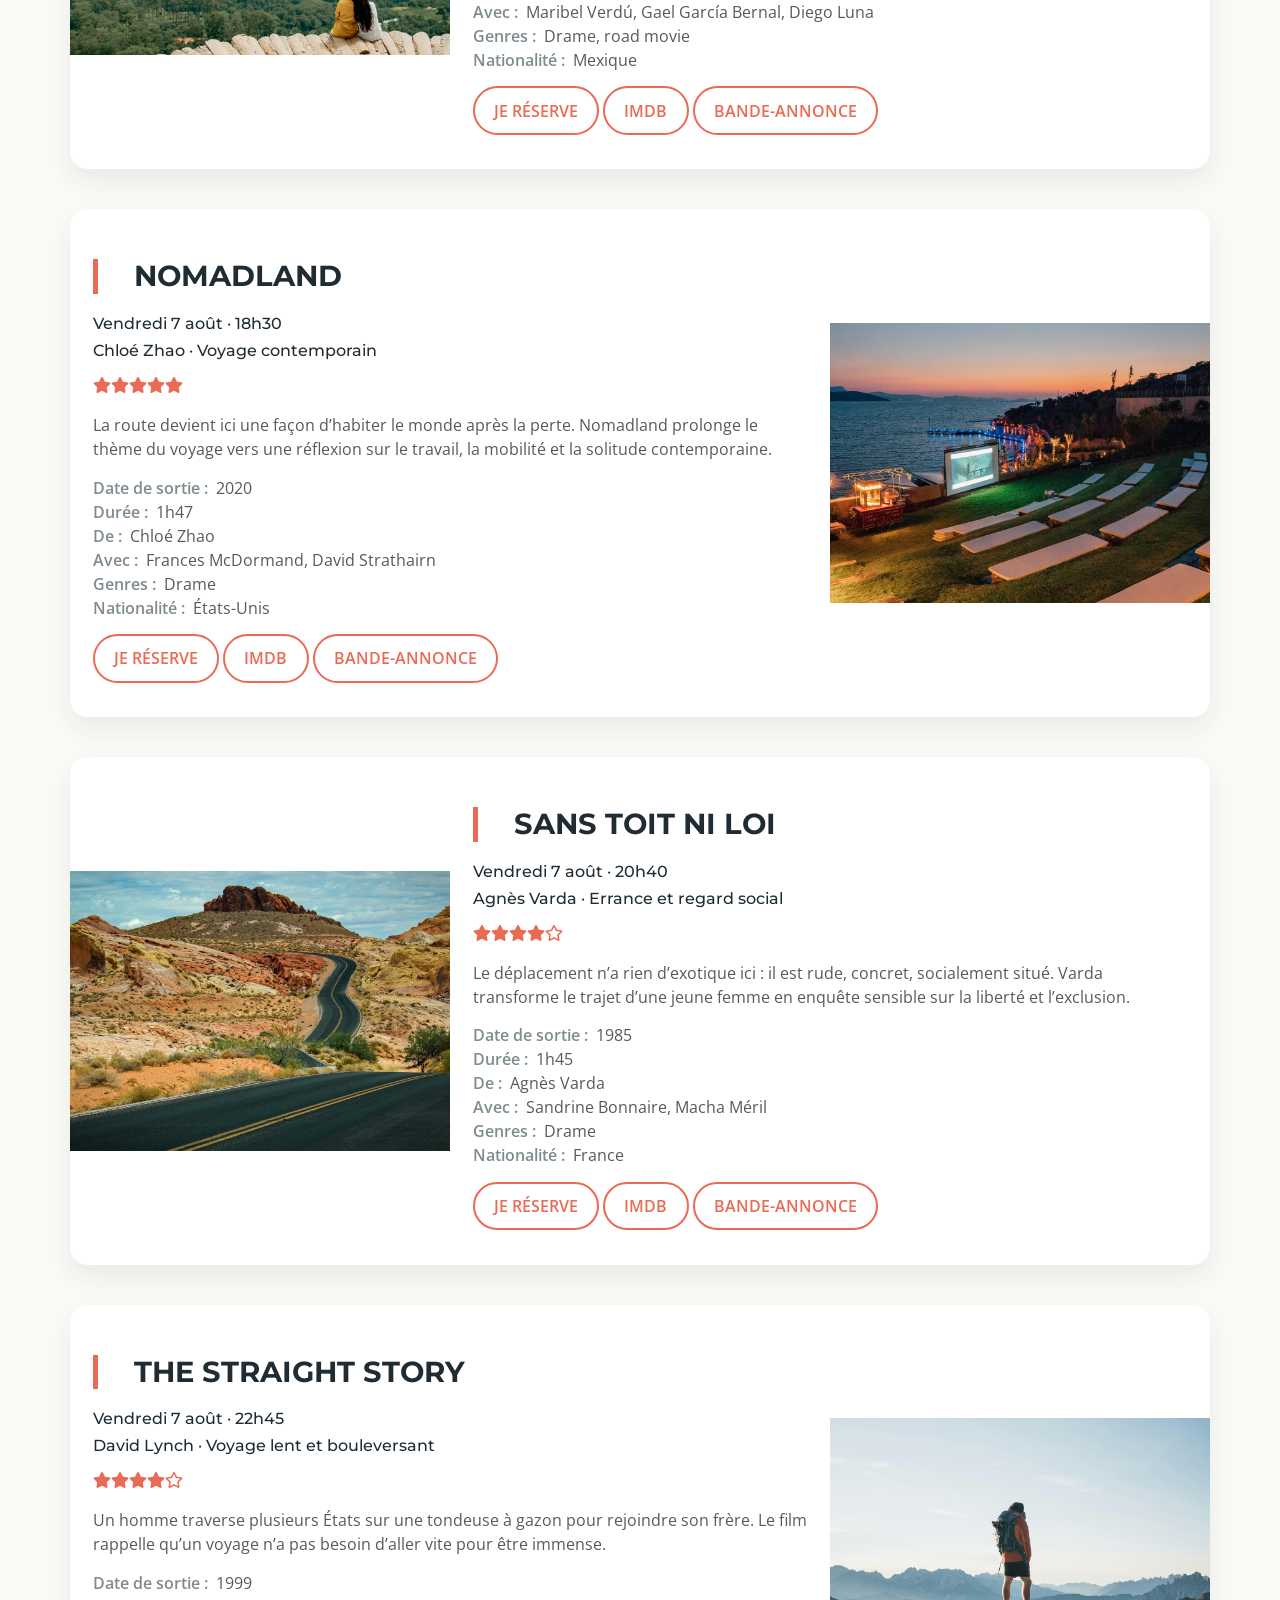
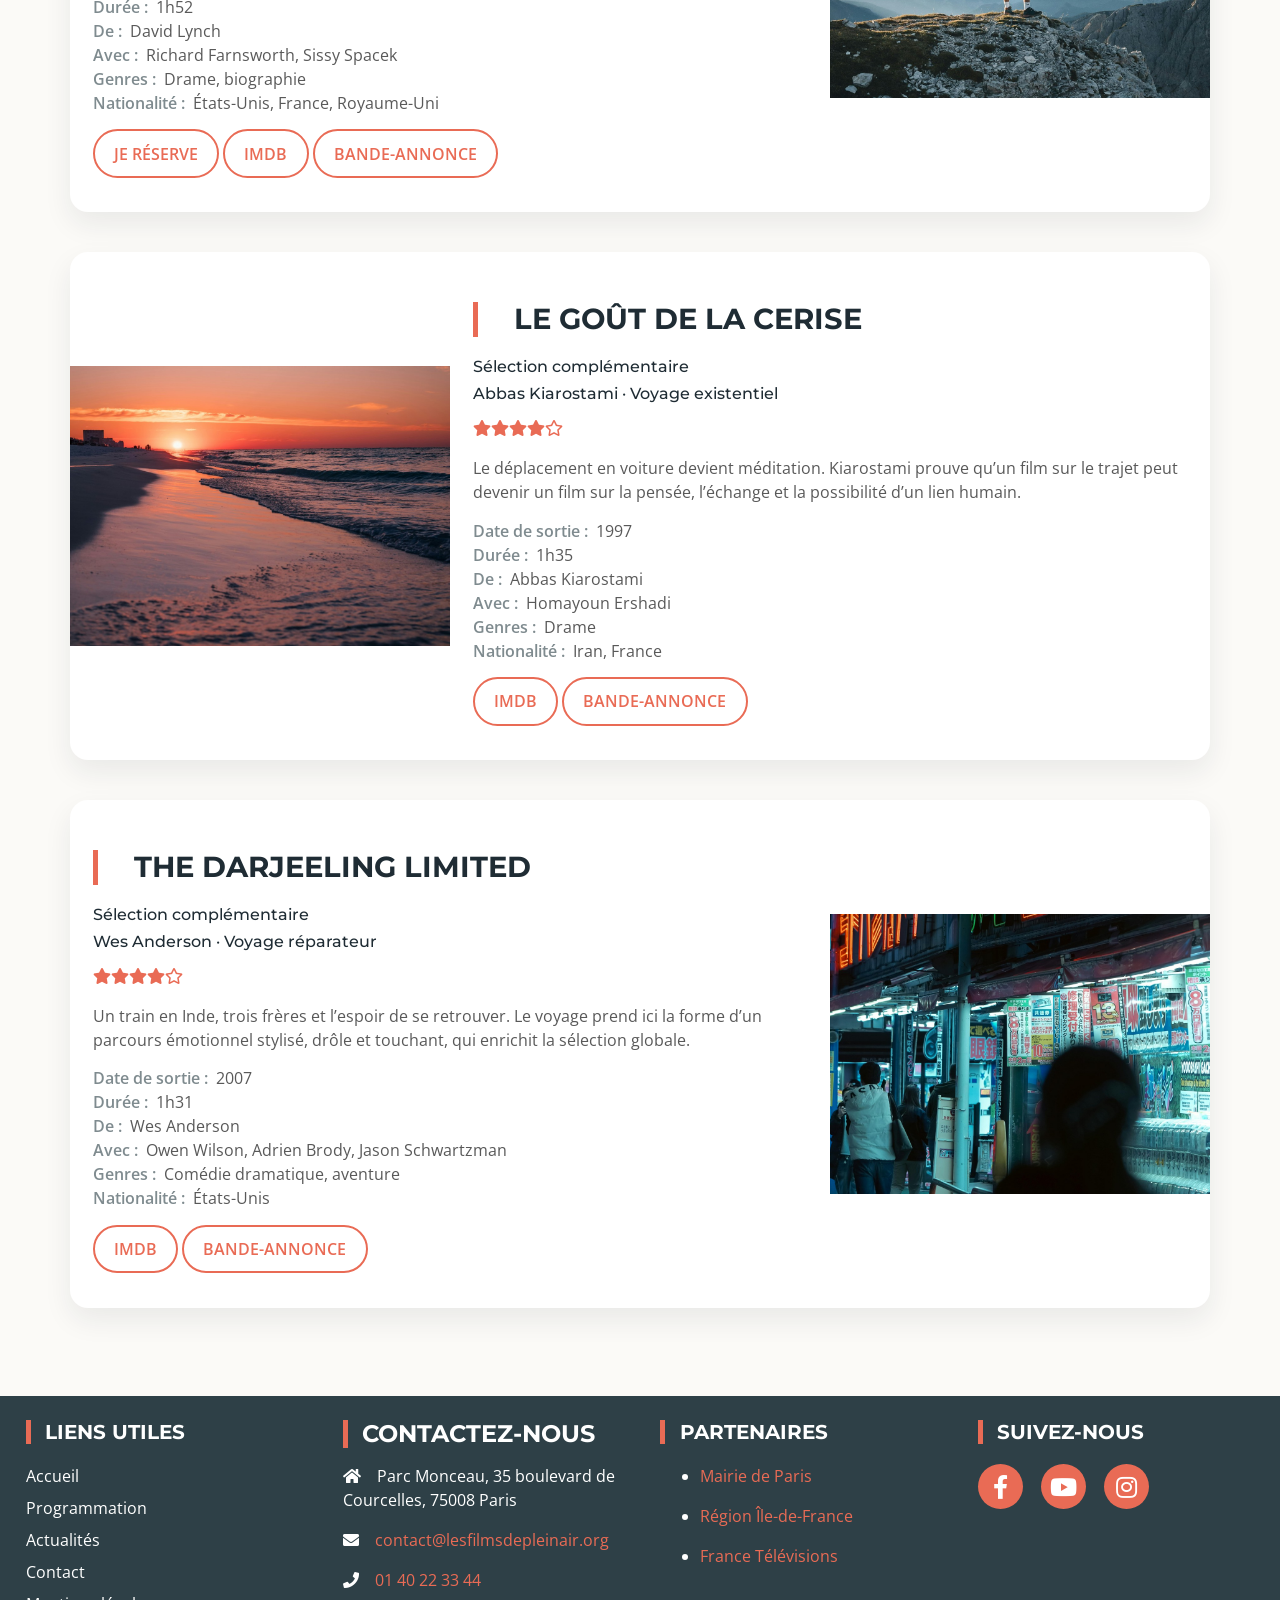
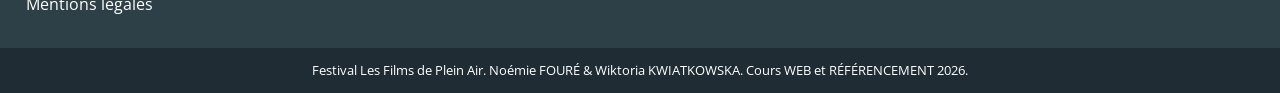
<file: films.html>
<!DOCTYPE html>
<html lang="fr">
    
<head>
  <title>Programmation cinéma du voyage | Les Films de Plein Air</title>
    
    <!--Metatags-->
  <meta charset="utf-8">
  <meta name="viewport" content="width=device-width, initial-scale=1, shrink-to-fit=no">
  <meta name="description" content="Découvrez la programmation 2026 du festival Les Films de Plein Air : 10 films d’auteur sur le thème du voyage.">
  <meta name="keywords" content="festival cinéma plein air Paris, film d’auteur, festival du voyage, parc Monceau, projection en plein air">
  <meta name="robots" content="index,follow">
    
    <!--Open graph data--> 
  <link rel="canonical" href="https://www.lesfilmsdepleinair.org/films.html">
  <meta property="og:title" content="Programmation cinéma du voyage | Les Films de Plein Air"/>
  <meta property="og:type" content="website"/>
  <meta property="og:url" content="https://www.lesfilmsdepleinair.org/films.html"/>
  <meta property="og:image" content="https://www.lesfilmsdepleinair.org/images/road-desert.jpg"/>
  <meta property="og:description" content="Découvrez la programmation 2026 du festival Les Films de Plein Air : 10 films d’auteur sur le thème du voyage."/>
  <meta name="twitter:card" content="summary_large_image">

    <!--fonts-->
  <link href="https://fonts.googleapis.com/css?family=Montserrat:400,700|Open+Sans:400,600,700" rel="stylesheet">
    
    <!--CSS-->
  <link rel="stylesheet" href="css/bootstrap.css">
    
    <!--<link rel="stylesheet" href="css/style.css">-->
  <link rel="stylesheet" href="css/stylescss.css">
  <link rel="stylesheet" href="webfonts/all.css">

    <!-- Google tag (gtag.js) --> 
  <script async src="https://www.googletagmanager.com/gtag/js?id=G-743M3LWB1Z">
  </script> 
  <script>
    window.dataLayer = window.dataLayer || [];
    function gtag(){dataLayer.push(arguments);}
    gtag('js', new Date()); 
    gtag('config', 'G-743M3LWB1Z'); 
  </script>
    
</head>

<body>
<!--00.header-->
<nav class="navbar sticky-top navbar-expand-lg navbar-dark maNav">
  <a class="navbar-brand" href="index.html" aria-label="Les Films de Plein Air - Accueil">
    <img src="images/logo.jpg" width="100" alt="Logo Les Films de Plein Air"/>
  </a>
  <button class="navbar-toggler" type="button" data-toggle="collapse" data-target="#navbarNavAltMarkup" aria-controls="navbarNavAltMarkup" aria-expanded="false" aria-label="Ouvrir le menu">
    <span class="navbar-toggler-icon"></span>
  </button>
  <div class="collapse navbar-collapse" id="navbarNavAltMarkup">
    <div class="navbar-nav ml-auto">
      <a class="nav-item nav-link " href="index.html">Accueil</a>
      <a class="nav-item nav-link " href="films.html">Les films</a>
      <a class="nav-item nav-link" href="index.html#booking">Réservation</a>
      <a class="nav-item nav-link active" href="blog.html">Actualités</a>
      <a class="nav-item nav-link " href="contact.html">Contact</a>
    </div>
  </div>
</nav>
<!--end header-->

<!--contenu film-->
    <div class="jumbotron text-center"><span>Programmation 2026 · Cinéma & voyage</span></div>
<section class="container py-5">
  <h1>Programmation du festival de films en plein air à Paris</h1>

  <div class="schedule-box">
    <strong>Organisation des soirées</strong>
    <p class="mb-0 mt-2">Ouverture du site à 18h, projection à partir de 20h30. La sélection ci-dessous mélange les films à l’affiche et les œuvres retenues par le festival.</p>
  </div>
    
</section>
<section class="container-fluid filmlist">
  <div class="container">
    <div class="row film01">
      <aside class="col-sm-4"></aside>
      <article class="col-sm-8">
        <h2>Carnets de voyage</h2>
        <h3>Mercredi 5 août · 20h30</h3>
        <h3>Walter Salles · Road movie initiatique</h3>
        <div class="note"><i class="fas fa-star"></i><i class="fas fa-star"></i><i class="fas fa-star"></i><i class="fas fa-star"></i><i class="far fa-star"></i></div>
        <p>Sur les routes d’Amérique latine, deux amis quittent le confort du départ pour affronter le monde réel. Le film ouvre idéalement le festival : le voyage y est à la fois politique, sensoriel et fondateur.</p>
        <p><span>Date de sortie :</span> 2004<br><span>Durée :</span> 2h06<br><span>De :</span> Walter Salles<br><span>Avec :</span> Gael García Bernal, Rodrigo de la Serna<br><span>Genres :</span> Drame, aventure<br><span>Nationalité :</span> Argentine, Brésil, Chili, Pérou</p>
        <a href="index.html#booking" class="btn btn-custom">Je réserve</a>
        <a href="https://www.imdb.com/title/tt0318462/" target="_blank" rel="noopener" class="btn btn-custom allocine">IMDb</a>
        <a href="https://www.youtube.com/results?search_query=Carnets+de+voyage+trailer" target="_blank" rel="noopener" class="btn btn-custom allocine">Bande-annonce</a>
      </article>
    </div>
      
    <div class="row film02">
      <article class="col-sm-8">
        <h2>Paris, Texas</h2>
        <h3>Mercredi 5 août · 22h50</h3>
        <h3>Wim Wenders · Errance américaine</h3>
        <div class="note"><i class="fas fa-star"></i><i class="fas fa-star"></i><i class="fas fa-star"></i><i class="fas fa-star"></i><i class="fas fa-star"></i></div>
        <p>Une route, un désert, une disparition et un retour. Paris, Texas fait du paysage un état intérieur. Le film donne au thème du voyage une profondeur mélancolique et poétique rare.</p>
        <p><span>Date de sortie :</span> 1984<br><span>Durée :</span> 2h25<br><span>De :</span> Wim Wenders<br><span>Avec :</span> Harry Dean Stanton, Nastassja Kinski<br><span>Genres :</span> Drame, road movie<br><span>Nationalité :</span> Allemagne de l’Ouest, France, Royaume-Uni, États-Unis</p>
        <a href="index.html#booking" class="btn btn-custom">Je réserve</a>
        <a href="https://www.imdb.com/title/tt0087884/" target="_blank" rel="noopener" class="btn btn-custom allocine">IMDb</a>
        <a href="https://www.youtube.com/results?search_query=Paris%2C+Texas+1984+trailer" target="_blank" rel="noopener" class="btn btn-custom allocine">Bande-annonce</a>
      </article>
      <aside class="col-sm-4 order-first order-sm-4"></aside>
    </div>
      
    <div class="row film03">
      <aside class="col-sm-4"></aside>
      <article class="col-sm-8">
        <h2>Lost in Translation</h2>
        <h3>Jeudi 6 août · 20h30</h3>
        <h3>Sofia Coppola · Déplacement intime</h3>
        <div class="note"><i class="fas fa-star"></i><i class="fas fa-star"></i><i class="fas fa-star"></i><i class="fas fa-star"></i><i class="far fa-star"></i></div>
        <p>Tokyo y devient un espace de flottement. Le voyage n’est plus seulement géographique : il fait vaciller la langue, la perception et la relation à soi. Un film parfait pour la seconde soirée.</p>
        <p><span>Date de sortie :</span> 2003<br><span>Durée :</span> 1h42<br><span>De :</span> Sofia Coppola<br><span>Avec :</span> Bill Murray, Scarlett Johansson<br><span>Genres :</span> Drame, comédie dramatique<br><span>Nationalité :</span> États-Unis, Japon</p>
        <a href="index.html#booking" class="btn btn-custom">Je réserve</a>
        <a href="https://www.imdb.com/title/tt0335266/" target="_blank" rel="noopener" class="btn btn-custom allocine">IMDb</a>
        <a href="https://www.youtube.com/results?search_query=Lost+in+Translation+trailer" target="_blank" rel="noopener" class="btn btn-custom allocine">Bande-annonce</a>
      </article>
    </div>
      
    <div class="row film04">
      <article class="col-sm-8">
        <h2>Happy Together</h2>
        <h3>Jeudi 6 août · 22h30</h3>
        <h3>Wong Kar-wai · Exil amoureux</h3>
        <div class="note"><i class="fas fa-star"></i><i class="fas fa-star"></i><i class="fas fa-star"></i><i class="fas fa-star"></i><i class="far fa-star"></i></div>
        <p>À Buenos Aires, l’éloignement géographique intensifie les fractures sentimentales. Wong Kar-wai filme l’étranger comme un lieu de perte, de désir et de recommencement.</p>
        <p><span>Date de sortie :</span> 1997<br><span>Durée :</span> 1h36<br><span>De :</span> Wong Kar-wai<br><span>Avec :</span> Leslie Cheung, Tony Leung Chiu-wai<br><span>Genres :</span> Drame, romance<br><span>Nationalité :</span> Hong Kong, Japon, Corée du Sud</p>
        <a href="index.html#booking" class="btn btn-custom">Je réserve</a>
        <a href="https://www.imdb.com/title/tt0118845/" target="_blank" rel="noopener" class="btn btn-custom allocine">IMDb</a>
        <a href="https://www.youtube.com/results?search_query=Happy+Together+1997+trailer" target="_blank" rel="noopener" class="btn btn-custom allocine">Bande-annonce</a>
      </article>
      <aside class="col-sm-4 order-first order-sm-4"></aside>
    </div>
      
    <div class="row film05">
      <aside class="col-sm-4"></aside>
      <article class="col-sm-8">
        <h2>Y tu mamá también</h2>
        <h3>Jeudi 6 août · 00h20</h3>
        <h3>Alfonso Cuarón · Route et bascule existentielle</h3>
        <div class="note"><i class="fas fa-star"></i><i class="fas fa-star"></i><i class="fas fa-star"></i><i class="fas fa-star"></i><i class="far fa-star"></i></div>
        <p>Le périple en voiture ouvre un espace de liberté, mais surtout un passage brutal vers une vérité plus adulte. Un film de jeunesse en mouvement, physique et politique.</p>
        <p><span>Date de sortie :</span> 2001<br><span>Durée :</span> 1h46<br><span>De :</span> Alfonso Cuarón<br><span>Avec :</span> Maribel Verdú, Gael García Bernal, Diego Luna<br><span>Genres :</span> Drame, road movie<br><span>Nationalité :</span> Mexique</p>
        <a href="index.html#booking" class="btn btn-custom">Je réserve</a>
        <a href="https://www.imdb.com/title/tt0245574/" target="_blank" rel="noopener" class="btn btn-custom allocine">IMDb</a>
        <a href="https://www.youtube.com/results?search_query=Y+tu+mam%C3%A1+tambi%C3%A9n+trailer" target="_blank" rel="noopener" class="btn btn-custom allocine">Bande-annonce</a>
      </article>
    </div>
      
    <div class="row film06">
      <article class="col-sm-8">
        <h2>Nomadland</h2>
        <h3>Vendredi 7 août · 18h30</h3>
        <h3>Chloé Zhao · Voyage contemporain</h3>
        <div class="note"><i class="fas fa-star"></i><i class="fas fa-star"></i><i class="fas fa-star"></i><i class="fas fa-star"></i><i class="fas fa-star"></i></div>
        <p>La route devient ici une façon d’habiter le monde après la perte. Nomadland prolonge le thème du voyage vers une réflexion sur le travail, la mobilité et la solitude contemporaine.</p>
        <p><span>Date de sortie :</span> 2020<br><span>Durée :</span> 1h47<br><span>De :</span> Chloé Zhao<br><span>Avec :</span> Frances McDormand, David Strathairn<br><span>Genres :</span> Drame<br><span>Nationalité :</span> États-Unis</p>
        <a href="index.html#booking" class="btn btn-custom">Je réserve</a>
        <a href="https://www.imdb.com/title/tt9770150/" target="_blank" rel="noopener" class="btn btn-custom allocine">IMDb</a>
        <a href="https://www.youtube.com/results?search_query=Nomadland+trailer" target="_blank" rel="noopener" class="btn btn-custom allocine">Bande-annonce</a>
      </article>
      <aside class="col-sm-4 order-first order-sm-4"></aside>
    </div>
      
    <div class="row film07">
      <aside class="col-sm-4"></aside>
      <article class="col-sm-8">
        <h2>Sans toit ni loi</h2>
        <h3>Vendredi 7 août · 20h40</h3>
        <h3>Agnès Varda · Errance et regard social</h3>
        <div class="note"><i class="fas fa-star"></i><i class="fas fa-star"></i><i class="fas fa-star"></i><i class="fas fa-star"></i><i class="far fa-star"></i></div>
        <p>Le déplacement n’a rien d’exotique ici : il est rude, concret, socialement situé. Varda transforme le trajet d’une jeune femme en enquête sensible sur la liberté et l’exclusion.</p>
        <p><span>Date de sortie :</span> 1985<br><span>Durée :</span> 1h45<br><span>De :</span> Agnès Varda<br><span>Avec :</span> Sandrine Bonnaire, Macha Méril<br><span>Genres :</span> Drame<br><span>Nationalité :</span> France</p>
        <a href="index.html#booking" class="btn btn-custom">Je réserve</a>
        <a href="https://www.imdb.com/title/tt0090015/" target="_blank" rel="noopener" class="btn btn-custom allocine">IMDb</a>
        <a href="https://www.youtube.com/results?search_query=Sans+toit+ni+loi+trailer" target="_blank" rel="noopener" class="btn btn-custom allocine">Bande-annonce</a>
      </article>
    </div>
      
    <div class="row film08">
      <article class="col-sm-8">
        <h2>The Straight Story</h2>
        <h3>Vendredi 7 août · 22h45</h3>
        <h3>David Lynch · Voyage lent et bouleversant</h3>
        <div class="note"><i class="fas fa-star"></i><i class="fas fa-star"></i><i class="fas fa-star"></i><i class="fas fa-star"></i><i class="far fa-star"></i></div>
        <p>Un homme traverse plusieurs États sur une tondeuse à gazon pour rejoindre son frère. Le film rappelle qu’un voyage n’a pas besoin d’aller vite pour être immense.</p>
        <p><span>Date de sortie :</span> 1999<br><span>Durée :</span> 1h52<br><span>De :</span> David Lynch<br><span>Avec :</span> Richard Farnsworth, Sissy Spacek<br><span>Genres :</span> Drame, biographie<br><span>Nationalité :</span> États-Unis, France, Royaume-Uni</p>
        <a href="index.html#booking" class="btn btn-custom">Je réserve</a>
        <a href="https://www.imdb.com/title/tt0166896/" target="_blank" rel="noopener" class="btn btn-custom allocine">IMDb</a>
        <a href="https://www.youtube.com/results?search_query=The+Straight+Story+trailer" target="_blank" rel="noopener" class="btn btn-custom allocine">Bande-annonce</a>
      </article>
      <aside class="col-sm-4 order-first order-sm-4"></aside>
    </div>
      
    <div class="row film09">
      <aside class="col-sm-4"></aside>
      <article class="col-sm-8">
        <h2>Le Goût de la cerise</h2>
        <h3>Sélection complémentaire</h3>
        <h3>Abbas Kiarostami · Voyage existentiel</h3>
        <div class="note"><i class="fas fa-star"></i><i class="fas fa-star"></i><i class="fas fa-star"></i><i class="fas fa-star"></i><i class="far fa-star"></i></div>
        <p>Le déplacement en voiture devient méditation. Kiarostami prouve qu’un film sur le trajet peut devenir un film sur la pensée, l’échange et la possibilité d’un lien humain.</p>
        <p><span>Date de sortie :</span> 1997<br><span>Durée :</span> 1h35<br><span>De :</span> Abbas Kiarostami<br><span>Avec :</span> Homayoun Ershadi<br><span>Genres :</span> Drame<br><span>Nationalité :</span> Iran, France</p>
        <a href="https://www.imdb.com/title/tt0120265/" target="_blank" rel="noopener" class="btn btn-custom allocine">IMDb</a>
        <a href="https://www.youtube.com/results?search_query=Taste+of+Cherry+trailer" target="_blank" rel="noopener" class="btn btn-custom allocine">Bande-annonce</a>
      </article>
    </div>
      
    <div class="row film10">
      <article class="col-sm-8">
        <h2>The Darjeeling Limited</h2>
        <h3>Sélection complémentaire</h3>
        <h3>Wes Anderson · Voyage réparateur</h3>
        <div class="note"><i class="fas fa-star"></i><i class="fas fa-star"></i><i class="fas fa-star"></i><i class="fas fa-star"></i><i class="far fa-star"></i></div>
        <p>Un train en Inde, trois frères et l’espoir de se retrouver. Le voyage prend ici la forme d’un parcours émotionnel stylisé, drôle et touchant, qui enrichit la sélection globale.</p>
        <p><span>Date de sortie :</span> 2007<br><span>Durée :</span> 1h31<br><span>De :</span> Wes Anderson<br><span>Avec :</span> Owen Wilson, Adrien Brody, Jason Schwartzman<br><span>Genres :</span> Comédie dramatique, aventure<br><span>Nationalité :</span> États-Unis</p>
        <a href="https://www.imdb.com/title/tt0838221/" target="_blank" rel="noopener" class="btn btn-custom allocine">IMDb</a>
        <a href="https://www.youtube.com/results?search_query=The+Darjeeling+Limited+trailer" target="_blank" rel="noopener" class="btn btn-custom allocine">Bande-annonce</a>
      </article>
      <aside class="col-sm-4 order-first order-sm-4"></aside>
    </div>
      
  </div>
</section>
<script type="application/ld+json">
{
  "@context": "https://schema.org",
  "@type": "ItemList",
  "name": "Programmation Les Films de Plein Air 2026",
  "itemListElement": [
    {"@type": "Movie", "position": 1, "name": "Carnets de voyage"},
    {"@type": "Movie", "position": 2, "name": "Paris, Texas"},
    {"@type": "Movie", "position": 3, "name": "Lost in Translation"},
    {"@type": "Movie", "position": 4, "name": "Happy Together"},
    {"@type": "Movie", "position": 5, "name": "Y tu mamá también"},
    {"@type": "Movie", "position": 6, "name": "Nomadland"},
    {"@type": "Movie", "position": 7, "name": "Sans toit ni loi"},
    {"@type": "Movie", "position": 8, "name": "The Straight Story"},
    {"@type": "Movie", "position": 9, "name": "Le Goût de la cerise"},
    {"@type": "Movie", "position": 10, "name": "The Darjeeling Limited"}
  ]
}
</script>

    
<!--07.footer-->
<footer class="container-fluid footer">
  <div class="container py-4">
    <div class="row">
      <div class="col-12 col-md-3">
        <h2>Liens utiles</h2>
        <div class="footerLinks">
          <a href="index.html">Accueil</a>
          <a href="films.html">Programmation</a>
          <a href="blog.html">Actualités</a>
          <a href="contact.html">Contact</a>
          <a href="mentions-legales.html">Mentions légales</a>
        </div>
      </div>
      <div class="col-12 col-md-3 address">
        <h2>Contactez-nous</h2>
        <div class="contactIcons mb-3">
          <p><span class="pr-3"><i class="fas fa-home"></i></span>Parc Monceau, 35 boulevard de Courcelles, 75008 Paris</p>
          <p><span class="pr-3"><i class="fas fa-envelope"></i></span><a href="mailto:contact@lesfilmsdepleinair.org">contact@lesfilmsdepleinair.org</a></p>
          <p><span class="pr-3"><i class="fas fa-phone"></i></span><a href="tel:+33140223344">01 40 22 33 44</a></p>
        </div>
      </div>
      <div class="col-12 col-md-3 partenaire">
        <h2>Partenaires</h2>
        <div class="contactIcons mb-3">
          <ul>
            <li><a href="https://www.paris.fr/" target="_blank" rel="noopener">Mairie de Paris</a></li>
            <li><a href="https://www.iledefrance.fr/" target="_blank" rel="noopener">Région Île-de-France</a></li>
            <li><a href="https://www.francetelevisions.fr/" target="_blank" rel="noopener">France Télévisions</a></li>
          </ul>
        </div>
      </div>
      <div class="col-12 col-md-3 social">
        <h2>Suivez-nous</h2>
        <div class="socialicons">
          <a href="https://www.facebook.com/" aria-label="Facebook" target="_blank" rel="noopener"><i class="fab fa-facebook-f"></i></a>
          <a href="https://www.youtube.com/" aria-label="YouTube" target="_blank" rel="noopener"><i class="fab fa-youtube"></i></a>
          <a href="https://www.instagram.com/" aria-label="Instagram" target="_blank" rel="noopener"><i class="fab fa-instagram"></i></a>
        </div>
      </div>
    </div>
  </div>
  <div class="socketBkg">
    <div class="socket text-center">
      <p>Festival Les Films de Plein Air. Noémie FOURÉ & Wiktoria KWIATKOWSKA. Cours WEB et RÉFÉRENCEMENT 2026.</p>
    </div>
  </div>    
</footer>
<!--end footer-->
    
<!--Scroll to top button-->    
<button onclick="topFunction()" id="myBtn" title="Retour en haut"><i class="fas fa-chevron-up"></i></button>
<!--End Scroll to top button-->

<!-- Optional JavaScript -->
	<!-- jQuery first, then Popper.js, then Bootstrap JS -->    
<script src="https://ajax.googleapis.com/ajax/libs/jquery/3.3.1/jquery.min.js"></script>
<script src="https://cdnjs.cloudflare.com/ajax/libs/popper.js/1.12.9/umd/popper.min.js" integrity="sha384-ApNbgh9B+Y1QKtv3Rn7W3mgPxhU9K/ScQsAP7hUibX39j7fakFPskvXusvfa0b4Q" crossorigin="anonymous"></script>
<script src="https://maxcdn.bootstrapcdn.com/bootstrap/4.0.0/js/bootstrap.min.js" integrity="sha384-JZR6Spejh4U02d8jOt6vLEHfe/JQGiRRSQQxSfFWpi1MquVdAyjUar5+76PVCmYl" crossorigin="anonymous"></script>
<script>

window.onscroll = function () {
  const btn = document.getElementById('myBtn');
  if (!btn) return;
  if (document.body.scrollTop > 200 || document.documentElement.scrollTop > 200) {
    btn.style.display = 'block';
  } else {
    btn.style.display = 'none';
  }
};

function topFunction() {
  window.scrollTo({ top: 0, behavior: 'smooth' });
}

document.addEventListener('DOMContentLoaded', function () {
  const forms = document.querySelectorAll('.needs-validation');
  Array.from(forms).forEach(function (form) {
    form.addEventListener('submit', function (event) {
      if (!form.checkValidity()) {
        event.preventDefault();
        event.stopPropagation();
      } else if (form.dataset.demo === 'true') {
        event.preventDefault();
        alert('Merci !');
      }
      form.classList.add('was-validated');
    }, false);
  });
});

</script>
</body></html>
</file>
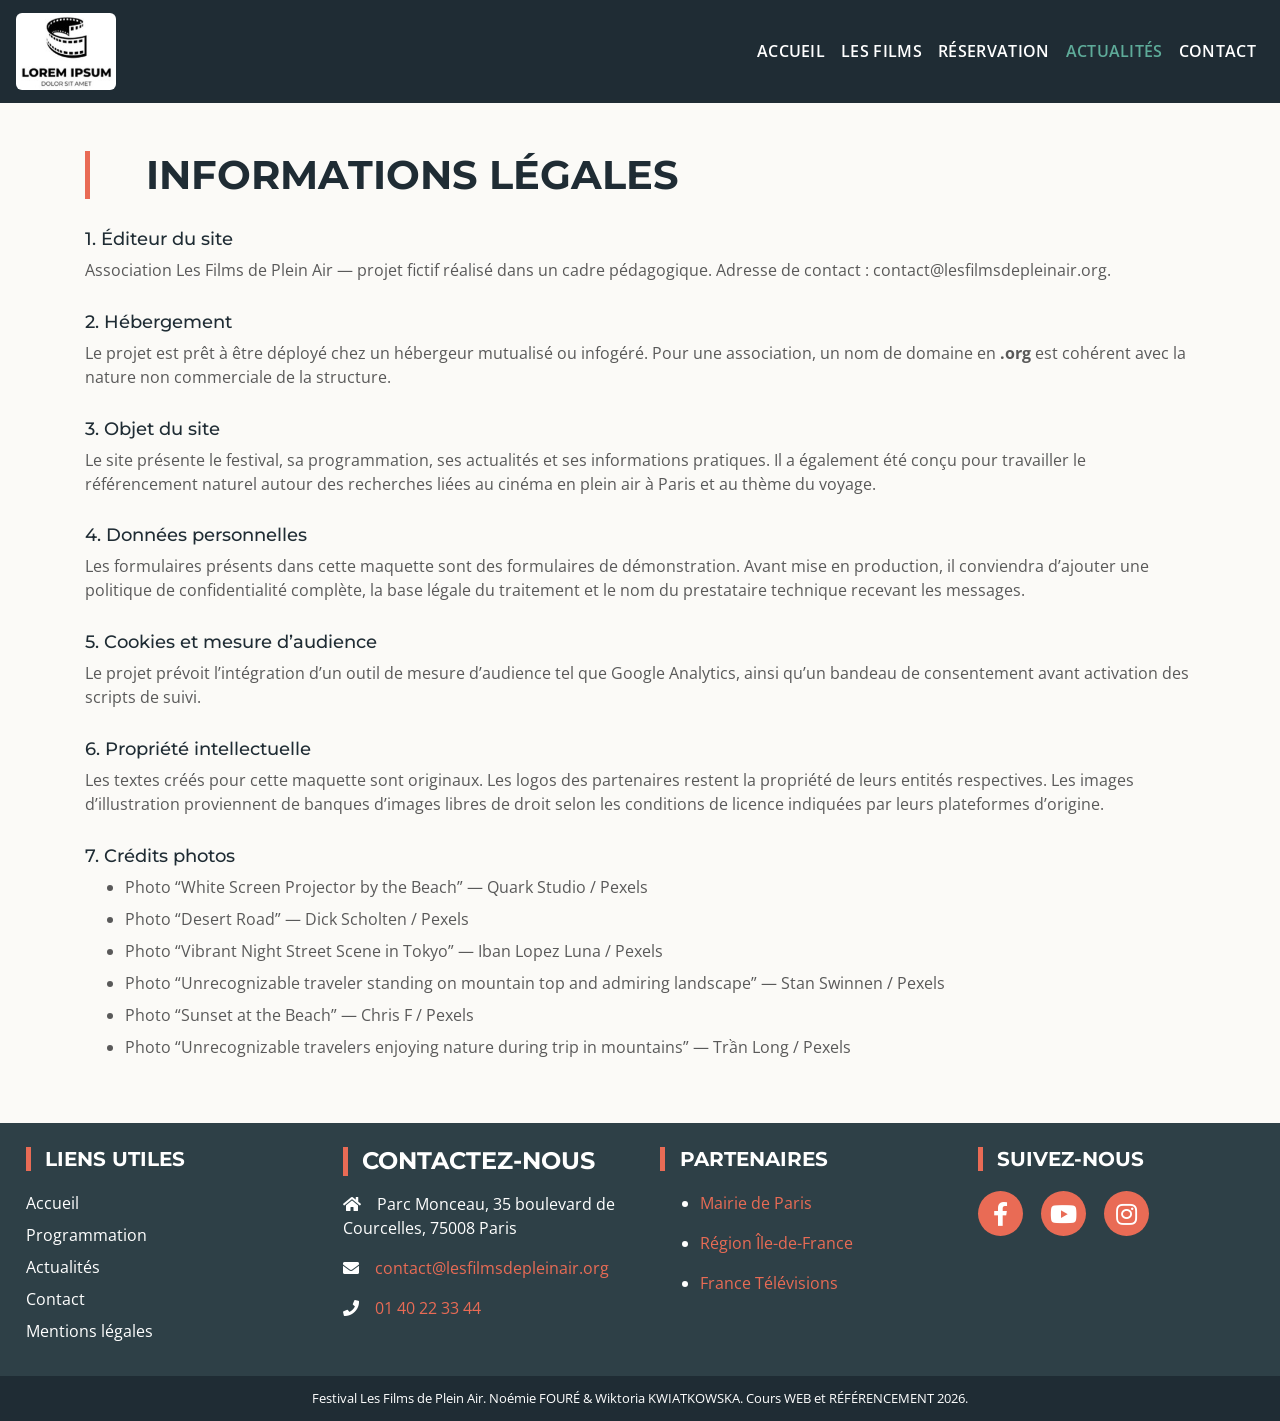
<file: mentions-legales.html>
<!DOCTYPE html>
<html lang="fr">
    
<head>
  <title>Mentions légales et crédits | Les Films de Plein Air</title>
    
    <!--Metatags-->
  <meta charset="utf-8">
  <meta name="viewport" content="width=device-width, initial-scale=1, shrink-to-fit=no">
  <meta name="description" content="Mentions légales, politique de données et crédits visuels du projet Les Films de Plein Air.">
  <meta name="keywords" content="festival cinéma plein air Paris, film d’auteur, festival du voyage, parc Monceau, projection en plein air">
  <meta name="robots" content="index,follow">
    
    <!--Open graph data--> 
  <link rel="canonical" href="https://www.lesfilmsdepleinair.org/mentions-legales.html">
  <meta property="og:title" content="Mentions légales et crédits | Les Films de Plein Air"/>
  <meta property="og:type" content="website"/>
  <meta property="og:url" content="https://www.lesfilmsdepleinair.org/mentions-legales.html"/>
  <meta property="og:image" content="https://www.lesfilmsdepleinair.org/images/mountain-explorer.jpg"/>
  <meta property="og:description" content="Mentions légales, politique de données et crédits visuels du projet Les Films de Plein Air."/>
  <meta name="twitter:card" content="summary_large_image">

    
    <!--fonts-->
  <link href="https://fonts.googleapis.com/css?family=Montserrat:400,700|Open+Sans:400,600,700" rel="stylesheet">
    
    <!--CSS-->
  <link rel="stylesheet" href="css/bootstrap.css">
    
    <!--<link rel="stylesheet" href="css/style.css">-->
  <link rel="stylesheet" href="css/stylescss.css">
  <link rel="stylesheet" href="webfonts/all.css">

    <!-- Google tag (gtag.js) --> 
  <script async src="https://www.googletagmanager.com/gtag/js?id=G-743M3LWB1Z">
  </script> 
  <script>
    window.dataLayer = window.dataLayer || [];
    function gtag(){dataLayer.push(arguments);}
    gtag('js', new Date()); 
    gtag('config', 'G-743M3LWB1Z'); 
  </script>
    
</head>

<body>
<!--00.header-->
<nav class="navbar sticky-top navbar-expand-lg navbar-dark maNav">
  <a class="navbar-brand" href="index.html" aria-label="Les Films de Plein Air - Accueil">
    <img src="images/logo.jpg" width="100" alt="Logo Les Films de Plein Air"/>
  </a>
  <button class="navbar-toggler" type="button" data-toggle="collapse" data-target="#navbarNavAltMarkup" aria-controls="navbarNavAltMarkup" aria-expanded="false" aria-label="Ouvrir le menu">
    <span class="navbar-toggler-icon"></span>
  </button>
  <div class="collapse navbar-collapse" id="navbarNavAltMarkup">
    <div class="navbar-nav ml-auto">
      <a class="nav-item nav-link " href="index.html">Accueil</a>
      <a class="nav-item nav-link " href="films.html">Les films</a>
      <a class="nav-item nav-link" href="index.html#booking">Réservation</a>
      <a class="nav-item nav-link active" href="blog.html">Actualités</a>
      <a class="nav-item nav-link " href="contact.html">Contact</a>
    </div>
  </div>
</nav>
<!--end header-->

<!--contenu-->
<section class="container-fluid legal-page py-5">
  <div class="container">
    <h1>Informations légales</h1>
    <h3>1. Éditeur du site</h3>
    <p>Association Les Films de Plein Air — projet fictif réalisé dans un cadre pédagogique. Adresse de contact : contact@lesfilmsdepleinair.org.</p>
    <h3>2. Hébergement</h3>
    <p>Le projet est prêt à être déployé chez un hébergeur mutualisé ou infogéré. Pour une association, un nom de domaine en <strong>.org</strong> est cohérent avec la nature non commerciale de la structure.</p>
    <h3>3. Objet du site</h3>
    <p>Le site présente le festival, sa programmation, ses actualités et ses informations pratiques. Il a également été conçu pour travailler le référencement naturel autour des recherches liées au cinéma en plein air à Paris et au thème du voyage.</p>
    <h3>4. Données personnelles</h3>
    <p>Les formulaires présents dans cette maquette sont des formulaires de démonstration. Avant mise en production, il conviendra d’ajouter une politique de confidentialité complète, la base légale du traitement et le nom du prestataire technique recevant les messages.</p>
    <h3>5. Cookies et mesure d’audience</h3>
    <p>Le projet prévoit l’intégration d’un outil de mesure d’audience tel que Google Analytics, ainsi qu’un bandeau de consentement avant activation des scripts de suivi.</p>
    <h3>6. Propriété intellectuelle</h3>
    <p>Les textes créés pour cette maquette sont originaux. Les logos des partenaires restent la propriété de leurs entités respectives. Les images d’illustration proviennent de banques d’images libres de droit selon les conditions de licence indiquées par leurs plateformes d’origine.</p>
    <h3>7. Crédits photos</h3>
    <ul class="credits-list">
      <li>Photo “White Screen Projector by the Beach” — Quark Studio / Pexels</li>
      <li>Photo “Desert Road” — Dick Scholten / Pexels</li>
      <li>Photo “Vibrant Night Street Scene in Tokyo” — Iban Lopez Luna / Pexels</li>
      <li>Photo “Unrecognizable traveler standing on mountain top and admiring landscape” — Stan Swinnen / Pexels</li>
      <li>Photo “Sunset at the Beach” — Chris F / Pexels</li>
      <li>Photo “Unrecognizable travelers enjoying nature during trip in mountains” — Trần Long / Pexels</li>
    </ul>
  </div>
</section>

    
<!--07.footer-->
<footer class="container-fluid footer">
  <div class="container py-4">
    <div class="row">
      <div class="col-12 col-md-3">
        <h2>Liens utiles</h2>
        <div class="footerLinks">
          <a href="index.html">Accueil</a>
          <a href="films.html">Programmation</a>
          <a href="blog.html">Actualités</a>
          <a href="contact.html">Contact</a>
          <a href="mentions-legales.html">Mentions légales</a>
        </div>
      </div>
      <div class="col-12 col-md-3 address">
        <h2>Contactez-nous</h2>
        <div class="contactIcons mb-3">
          <p><span class="pr-3"><i class="fas fa-home"></i></span>Parc Monceau, 35 boulevard de Courcelles, 75008 Paris</p>
          <p><span class="pr-3"><i class="fas fa-envelope"></i></span><a href="mailto:contact@lesfilmsdepleinair.org">contact@lesfilmsdepleinair.org</a></p>
          <p><span class="pr-3"><i class="fas fa-phone"></i></span><a href="tel:+33140223344">01 40 22 33 44</a></p>
        </div>
      </div>
      <div class="col-12 col-md-3 partenaire">
        <h2>Partenaires</h2>
        <div class="contactIcons mb-3">
          <ul>
            <li><a href="https://www.paris.fr/" target="_blank" rel="noopener">Mairie de Paris</a></li>
            <li><a href="https://www.iledefrance.fr/" target="_blank" rel="noopener">Région Île-de-France</a></li>
            <li><a href="https://www.francetelevisions.fr/" target="_blank" rel="noopener">France Télévisions</a></li>
          </ul>
        </div>
      </div>
      <div class="col-12 col-md-3 social">
        <h2>Suivez-nous</h2>
        <div class="socialicons">
          <a href="https://www.facebook.com/" aria-label="Facebook" target="_blank" rel="noopener"><i class="fab fa-facebook-f"></i></a>
          <a href="https://www.youtube.com/" aria-label="YouTube" target="_blank" rel="noopener"><i class="fab fa-youtube"></i></a>
          <a href="https://www.instagram.com/" aria-label="Instagram" target="_blank" rel="noopener"><i class="fab fa-instagram"></i></a>
        </div>
      </div>
    </div>
  </div>
  <div class="socketBkg">
    <div class="socket text-center">
      <p>Festival Les Films de Plein Air. Noémie FOURÉ & Wiktoria KWIATKOWSKA. Cours WEB et RÉFÉRENCEMENT 2026.</p>
    </div>
  </div>    
</footer>
<!--end footer-->
    
<!--Scroll to top button-->    
<button onclick="topFunction()" id="myBtn" title="Retour en haut"><i class="fas fa-chevron-up"></i></button>
<!--End Scroll to top button-->

<!-- Optional JavaScript -->
	<!-- jQuery first, then Popper.js, then Bootstrap JS -->    
<script src="https://ajax.googleapis.com/ajax/libs/jquery/3.3.1/jquery.min.js"></script>
<script src="https://cdnjs.cloudflare.com/ajax/libs/popper.js/1.12.9/umd/popper.min.js" integrity="sha384-ApNbgh9B+Y1QKtv3Rn7W3mgPxhU9K/ScQsAP7hUibX39j7fakFPskvXusvfa0b4Q" crossorigin="anonymous"></script>
<script src="https://maxcdn.bootstrapcdn.com/bootstrap/4.0.0/js/bootstrap.min.js" integrity="sha384-JZR6Spejh4U02d8jOt6vLEHfe/JQGiRRSQQxSfFWpi1MquVdAyjUar5+76PVCmYl" crossorigin="anonymous"></script>
<script>

window.onscroll = function () {
  const btn = document.getElementById('myBtn');
  if (!btn) return;
  if (document.body.scrollTop > 200 || document.documentElement.scrollTop > 200) {
    btn.style.display = 'block';
  } else {
    btn.style.display = 'none';
  }
};

function topFunction() {
  window.scrollTo({ top: 0, behavior: 'smooth' });
}

document.addEventListener('DOMContentLoaded', function () {
  const forms = document.querySelectorAll('.needs-validation');
  Array.from(forms).forEach(function (form) {
    form.addEventListener('submit', function (event) {
      if (!form.checkValidity()) {
        event.preventDefault();
        event.stopPropagation();
      } else if (form.dataset.demo === 'true') {
        event.preventDefault();
        alert('Merci !');
      }
      form.classList.add('was-validated');
    }, false);
  });
});

</script>
</body></html>
</file>
<file: css/stylescss.css>
body, html {
  padding: 0;
  margin: 0;
  scroll-behavior: smooth;
}

body {
  font-family: "Open Sans", sans-serif;
  color: #595959;
  position: relative;
  background: #fbfaf7;
}

body h1, body h2 {
  text-transform: uppercase;
  color: #1f2c34;
  font-family: "Montserrat", sans-serif;
  font-weight: 700;
  border-left: 5px solid #e96b55;
  padding-left: 5%;
  margin-bottom: 1.25rem;
}

body h3, body h4, .card-title {
  font-family: "Montserrat", sans-serif;
  color: #1f2c34;
}

body a { color: #e96b55; }
body a:hover { color: #5eab99; text-decoration: none; }

body .btn-custom {
  background: transparent;
  border: 2px solid #e96b55;
  border-radius: 25px;
  color: #e96b55;
  font-weight: 600;
  text-transform: uppercase;
  padding: 0.65rem 1.2rem;
}
body .btn-custom:hover {
  border-color: #5eab99;
  color: #5eab99;
}

body .container-fluid { padding: 0; }
body .container-fluid aside { padding: 0; }
body .container-fluid article { padding: 3% 2%; }

.maNav { background: #1f2c34; }
.maNav .navbar-brand img { border-radius: 6px; }
.maNav .navbar-nav a.nav-link {
  text-transform: uppercase;
  color: #fff;
  font-weight: 600;
  letter-spacing: 0.02em;
}
.maNav .navbar-nav a.nav-link:hover,
.maNav .navbar-nav a.nav-link.active { color: #5eab99; }

.alert-secondary {
  margin: 0;
  border-radius: 0;
  border: 0;
  background: #f4efe6;
}

.welcome aside,
.about aside,
.news aside,
.booking aside,
.film01 aside,
.film02 aside,
.film03 aside,
.film04 aside,
.film05 aside,
.film06 aside,
.film07 aside,
.film08 aside,
.film09 aside,
.film10 aside,
.film11 aside,
.film12 aside {
  min-height: 280px;
  background-position: center;
  background-repeat: no-repeat;
  background-size: cover;
}

.welcome aside { background-image: url("../images/01-Image.jpg"); min-height: 460px; }
.welcome article {
  background: linear-gradient(145deg, #e96b55 0%, #d95d4a 100%);
  color: white;
  text-align: center;
  text-transform: uppercase;
  display: flex;
  flex-direction: column;
  justify-content: center;
  min-height: 460px;
  padding: 4rem 2rem;
}
.welcome article .date { padding: 1.5rem 0 2rem; }
.welcome article .date span {
  display: block;
  font-family: "Montserrat", sans-serif;
  font-weight: 700;
}
.welcome article .textshadow {
  font-size: 4rem;
  text-shadow: 5px 0 0 #5eab99;
  line-height: 1;
}
.welcome article .btn-custom {
  color: #f0f193;
  border-color: #f0f193;
  margin-top: 1rem;
}
.welcome article .btn-custom:hover {
  color: white;
  border-color: white;
}
.welcome .lead-intro {
  max-width: 520px;
  margin: 0 auto;
  text-transform: none;
}

.about aside { background-image: url("../images/02-Image.jpg"); }
.news aside { background-image: url("../images/03-Image.jpg"); }
.movie {
  background: #f8d480 url("../images/04-Image.jpg") no-repeat center;
  background-size: cover;
}
.movie .overlay {
  background: rgba(31, 44, 52, 0.74);
  color: white;
  padding: 4rem 0;
}
.movie h2 { color: white; border-left-color: #f0f193; }
.movie p, .movie li { color: rgba(255,255,255,0.92); }
.booking aside { background-image: url("../images/05-Image.jpg"); }

.theme-badges span {
  display: inline-block;
  background: #f4efe6;
  color: #1f2c34;
  padding: 0.5rem 0.8rem;
  margin: 0 0.5rem 0.5rem 0;
  border-radius: 999px;
  font-size: 0.9rem;
}

.feature-card, .post-card, .contact-card {
  background: white;
  border-radius: 18px;
  box-shadow: 0 12px 28px rgba(31, 44, 52, 0.08);
  overflow: hidden;
  height: 100%;
}
.feature-card .card-body,
.post-card .card-body,
.contact-card .card-body { padding: 1.4rem; }
.post-card img { width: 100%; height: 220px; object-fit: cover; }
.post-card .meta, .infoBlog { color: #8d8d8d; font-size: 0.92rem; }

.jumbotron {
  background: linear-gradient(135deg, #5eab99 0%, #1f2c34 100%);
  margin-bottom: 0;
  border-radius: 0;
}
.jumbotron span {
  color: white;
  text-transform: uppercase;
  font-family: 'Montserrat', sans-serif;
  font-size: 2rem;
  font-weight: 700;
}

.container-fluid.filmlist { padding: 3rem 0; }
.container-fluid.filmlist .row {
  align-items: center;
  margin-bottom: 2.5rem;
  background: white;
  border-radius: 18px;
  overflow: hidden;
  box-shadow: 0 12px 28px rgba(31, 44, 52, 0.08);
}
.container-fluid.filmlist h2 {
  font-size: 1.8rem;
  margin-top: 1rem;
}
.container-fluid.filmlist h3 {
  font-size: 1rem;
  font-family: 'Montserrat', sans-serif;
  margin-bottom: 0.5rem;
}
.container-fluid.filmlist .note {
  color: #e96b55;
  margin: 0.8rem 0 1rem;
}
.container-fluid.filmlist span {
  color: #7f8b8f;
  font-weight: 600;
  padding-right: 0.25rem;
}
.container-fluid.filmlist p { margin-bottom: 0.9rem; }
.film01 aside { background-image: url("../images/01-films.jpg"); }
.film02 aside { background-image: url("../images/02-films.jpg"); }
.film03 aside { background-image: url("../images/03-films.jpg"); }
.film04 aside { background-image: url("../images/04-films.jpg"); }
.film05 aside { background-image: url("../images/05-films.jpg"); }
.film06 aside { background-image: url("../images/06-films.jpg"); }
.film07 aside { background-image: url("../images/07-films.jpg"); }
.film08 aside { background-image: url("../images/08-films.jpg"); }
.film09 aside { background-image: url("../images/09-films.jpg"); }
.film10 aside { background-image: url("../images/10-films.jpg"); }
.film11 aside { background-image: url("../images/11-films.jpg"); }
.film12 aside { background-image: url("../images/12-films.jpg"); }

.schedule-box {
  color: #000000
  background: #FFFFFF;
  border-left: 4px solid #e96b55;
  border-radius: 12px;
  padding: 1rem;
  margin-bottom: 1.25rem;
}

.contactPage .cardForm { margin-bottom: 2rem; }
.form-group { position: relative; }
.address h2 { font-size: 1.5rem; margin-bottom: 1rem; }
.address .contactIcons { display: inline-block; }
.address .banContact {
  width: 100%;
  height: 220px;
  position: relative;
  overflow: hidden;
  border-radius: 18px;
}
.address .banContact img {
  width: 100%;
  height: 100%;
  object-fit: cover;
}

footer .container { max-width: 1450px; padding-left: 2%; }
footer {
  background: #2e4047;
  color: white;
  margin-top: 0;
}
footer h2 { font-size: 1.25rem; color: white; }
footer .footerLinks a {
  display: block;
  color: white;
  margin-top: 0.5rem;
}
footer .footerLinks a:hover { color: #5eab99; }
footer .social .socialicons a {
  color: white;
  font-size: 1.5rem;
  line-height: 45px;
  margin-right: 5%;
  text-align: center;
  display: inline-block;
  width: 45px;
  height: 45px;
  background-color: #e96b55;
  border-radius: 45px;
}
footer .social .socialicons a:hover { background-color: #5eab99; }
footer .socketBkg {
  background: #1f2c34;
  width: 100%;
  font-size: 0.8rem;
}
footer .socketBkg p { padding: 1% 0; margin-bottom: 0; }
footer .partenaire ul li { margin-top: 1rem; }

.legal-page h3 { color: #1f2c34; font-size: 1.15rem; margin-top: 1.8rem; }
.credits-list li { margin-bottom: 0.5rem; }

#myBtn {
  display: none;
  position: fixed;
  bottom: 20px;
  right: 30px;
  z-index: 99;
  border: 2px solid #e96b55;
  outline: none;
  background-color: transparent;
  color: #e96b55;
  cursor: pointer;
  padding: 15px;
  border-radius: 10px;
  font-size: 18px;
}
#myBtn:hover { background-color: #f0f193; }

@media (max-width: 991.98px) {
  .welcome article, .welcome aside { min-height: 320px; }
  .welcome article .textshadow { font-size: 2.7rem; }
}
</file>
